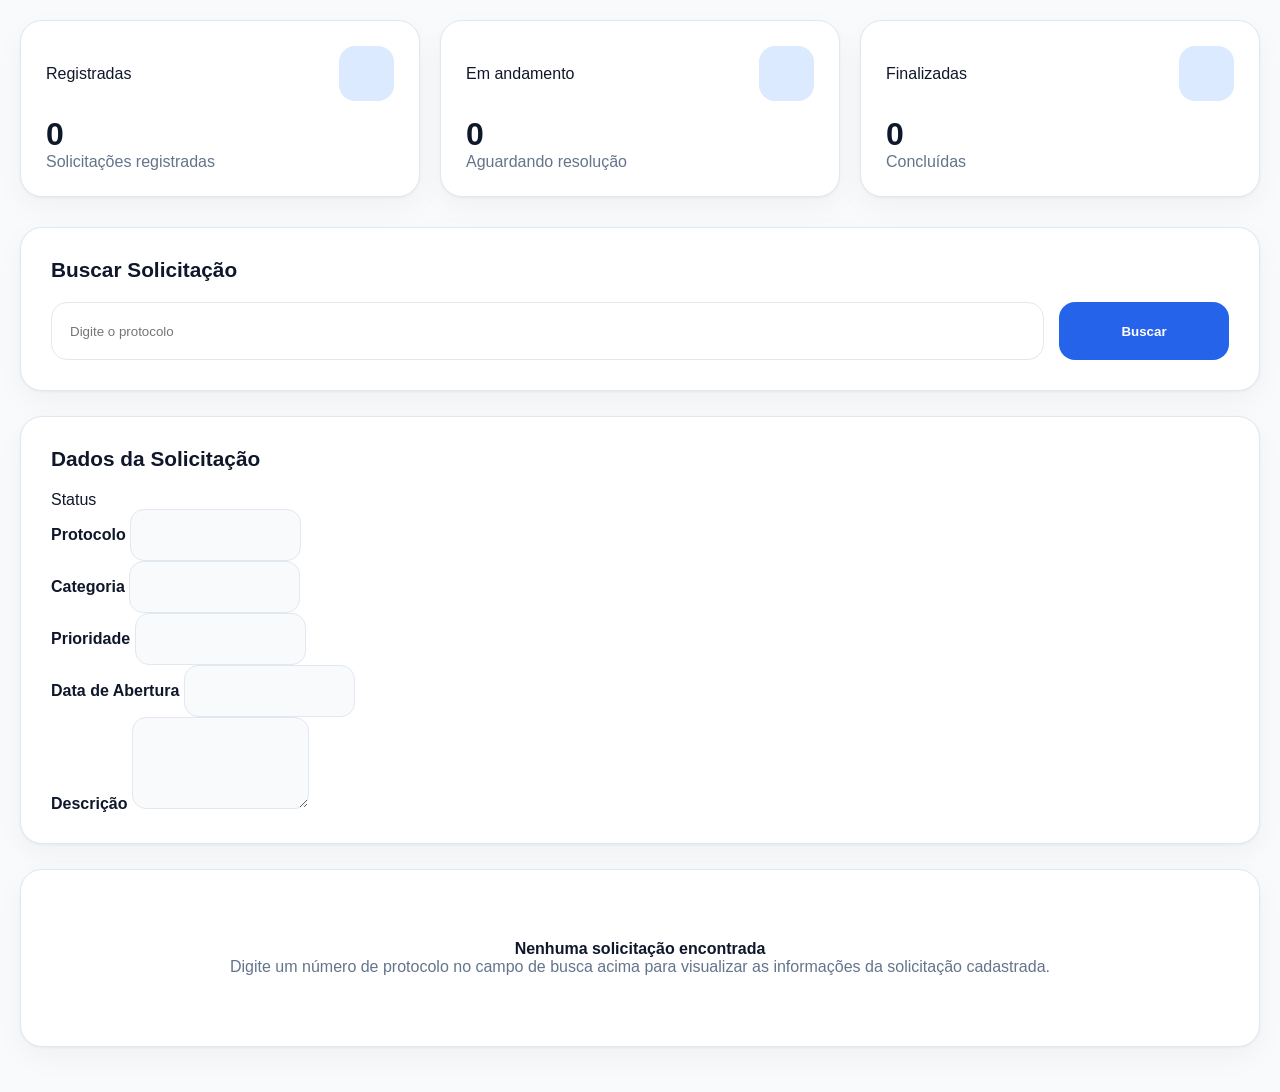
<file: src/main/resources/templates/acompanhar-solicitacao.html>
<!DOCTYPE html>
<html xmlns:th="http://www.thymeleaf.org" lang="pt-BR">

<head th:replace="fragments/head :: head('Ponto Fácil')"></head>

    <style>
        :root {
            --primary: #2563eb;
            --primary-dark: #1d4ed8;
            --primary-light: #dbeafe;
            --bg: #f8fafc;
            --card: #ffffff;
            --text: #0f172a;
            --text-light: #64748b;
            --border: #e2e8f0;
            --shadow: 0 1px 3px rgba(0, 0, 0, .05),
                      0 10px 30px rgba(0, 0, 0, .04);
            --radius: 22px;
        }

        * {
            margin: 0;
            padding: 0;
            box-sizing: border-box;
        }

        body {
            font-family: 'Inter', sans-serif;
            background: var(--bg);
            color: var(--text);
        }

        .dashboard {
            display: flex;
            min-height: 100vh;
        }

        .content {
            flex: 1;
            padding: 20px;
        }

        .page-header {
            margin-bottom: 30px;
        }

        .page-title {
            font-size: 2rem;
            font-weight: 800;
        }

        .page-subtitle {
            color: var(--text-light);
            margin-top: 8px;
        }

        /* =====================
           ESTATÍSTICAS
        ===================== */
        .stats-grid {
            display: grid;
            grid-template-columns: repeat(3, 1fr);
            gap: 20px;
            margin-bottom: 30px;
        }

        .stat-card {
            background: white;
            border: 1px solid var(--border);
            border-radius: var(--radius);
            padding: 25px;
            box-shadow: var(--shadow);
            transition: .3s;
        }

        .stat-card:hover {
            transform: translateY(-4px);
        }

        .stat-header {
            display: flex;
            justify-content: space-between;
            align-items: center;
        }

        .stat-icon {
            width: 55px;
            height: 55px;
            border-radius: 16px;
            display: flex;
            align-items: center;
            justify-content: center;
            background: var(--primary-light);
            color: var(--primary);
            font-size: 1.3rem;
        }

        .stat-card h3 {
            margin-top: 15px;
            font-size: 2rem;
            font-weight: 800;
        }

        .stat-card p {
            color: var(--text-light);
            margin: 0;
        }

        /* =====================
           CARDS
        ===================== */
        .card-modern {
            background: white;
            border: 1px solid var(--border);
            border-radius: var(--radius);
            padding: 30px;
            box-shadow: var(--shadow);
            margin-bottom: 25px;
        }

        .card-title {
            font-size: 1.3rem;
            font-weight: 700;
            margin-bottom: 20px;
        }

        /* =====================
           BUSCA
        ===================== */
        .search-form {
            display: flex;
            gap: 15px;
        }

        .search-input {
            flex: 1;
            min-height: 58px;
            border: 1px solid var(--border);
            border-radius: 16px;
            padding: 0 18px;
        }

        .search-input:focus {
            border-color: var(--primary);
            outline: none;
            box-shadow: 0 0 0 4px rgba(37, 99, 235, .15);
        }

        .btn-search {
            min-width: 170px;
            border: none;
            border-radius: 16px;
            background: var(--primary);
            color: white;
            font-weight: 600;
            transition: .3s;
        }

        .btn-search:hover {
            background: var(--primary-dark);
        }

        /* =====================
           FORMULÁRIOS
        ===================== */
        .form-label {
            font-weight: 600;
        }

        .form-control {
            min-height: 52px;
            border-radius: 14px;
            border: 1px solid var(--border);
        }

        .form-control[readonly] {
            background: #f8fafc;
        }

        /* =====================
           EMPTY STATE
        ===================== */
        .empty-state {
            text-align: center;
            padding: 40px 20px;
        }

        .empty-state i {
            font-size: 4rem;
            color: #cbd5e1;
            margin-bottom: 15px;
        }

        .empty-state p {
            color: var(--text-light);
        }

        /* =====================
           RESPONSIVO
        ===================== */
        @media (max-width: 992px) {
            .stats-grid {
                grid-template-columns: 1fr;
            }

            .search-form {
                flex-direction: column;
            }

            .btn-search {
                width: 100%;
            }
        }

        @media (max-width: 768px) {
            .content {
                padding: 20px;
            }
        }
    </style>
<body>
<div class="dashboard">
    <aside th:replace="~{fragments/navbar_MenuLAteral :: sidebar('acompanhar')}"></aside>

    <main class="content">

        <div th:if="${sucesso}" class="alert alert-success" th:text="${sucesso}"></div>
        <div th:if="${erro}" class="alert alert-danger" th:text="${erro}"></div>

        <!-- ESTATÍSTICAS -->
        <div class="stats-grid">
            <div class="stat-card">
                <div class="stat-header">
                    <span>Registradas</span>
                    <div class="stat-icon">
                        <i class="bi bi-file-earmark-text-fill"></i>
                    </div>
                </div>
                <h3 th:text="${totalRegistradas}">0</h3>
                <p>Solicitações registradas</p>
            </div>
            <div class="stat-card">
                <div class="stat-header">
                    <span>Em andamento</span>
                    <div class="stat-icon">
                        <i class="bi bi-hourglass-split"></i>
                    </div>
                </div>
                <h3 th:text="${totalAndamento}">0</h3>
                <p>Aguardando resolução</p>
            </div>
            <div class="stat-card">
                <div class="stat-header">
                    <span>Finalizadas</span>
                    <div class="stat-icon">
                        <i class="bi bi-check-circle-fill"></i>
                    </div>
                </div>
                <h3 th:text="${totalFinalizadas}">0</h3>
                <p>Concluídas</p>
            </div>
        </div>

        <!-- BUSCA -->
        <div class="card-modern">
            <h3 class="card-title">
                <i class="bi bi-search"></i>
                Buscar Solicitação
            </h3>
            <form th:action="@{/acompanhar}" method="get">
                <div class="search-form">
                    <input type="text"
                           name="protocolo"
                           class="search-input"
                           placeholder="Digite o protocolo"
                           th:value="${param.protocolo}">
                    <button type="submit" class="btn-search">
                        <i class="bi bi-search"></i>
                        Buscar
                    </button>
                </div>
            </form>
        </div>

        <!-- DADOS DA SOLICITAÇÃO -->
        <div class="card-modern" th:if="${solicitacao != null}">
            <div class="d-flex justify-content-between align-items-center flex-wrap gap-3 mb-4">
                <h3 class="card-title mb-0">
                    <i class="bi bi-clipboard-data"></i>
                    Dados da Solicitação
                </h3>
                <span class="badge bg-primary px-3 py-2"
                      th:text="${solicitacao.status}">
                        Status
                    </span>
            </div>
            <div class="row">
                <div class="col-md-6 mb-3">
                    <label class="form-label">Protocolo</label>
                    <input type="text" readonly class="form-control"
                           th:value="${solicitacao.protocolo}">
                </div>
                <div class="col-md-6 mb-3">
                    <label class="form-label">Categoria</label>
                    <input type="text" readonly class="form-control"
                           th:value="${solicitacao.categoria}">
                </div>
                <div class="col-md-6 mb-3">
                    <label class="form-label">Prioridade</label>
                    <input type="text" readonly class="form-control"
                           th:value="${solicitacao.prioridade}">
                </div>
                <div class="col-md-6 mb-3">
                    <label class="form-label">Data de Abertura</label>
                    <input type="text" readonly class="form-control"
                           th:value="${dataAbertura != null ? #temporals.format(dataAbertura,'dd/MM/yyyy HH:mm') : '-'}">
                </div>
            </div>
            <div>
                <label class="form-label">Descrição</label>
                <textarea readonly class="form-control" rows="6"
                          th:text="${solicitacao.descricao}"></textarea>
            </div>
        </div>

        <!-- ESTADO VAZIO -->
        <div class="card-modern" th:if="${solicitacao == null}">
            <div class="empty-state">
                <i class="bi bi-search"></i>
                <h4>Nenhuma solicitação encontrada</h4>
                <p>Digite um número de protocolo no campo de busca acima para visualizar as informações da solicitação cadastrada.</p>
            </div>
        </div>
    </main>
</div>

<script src="https://cdn.jsdelivr.net/npm/bootstrap@5.3.7/dist/js/bootstrap.bundle.min.js"></script>
</body>
</html>
</file>
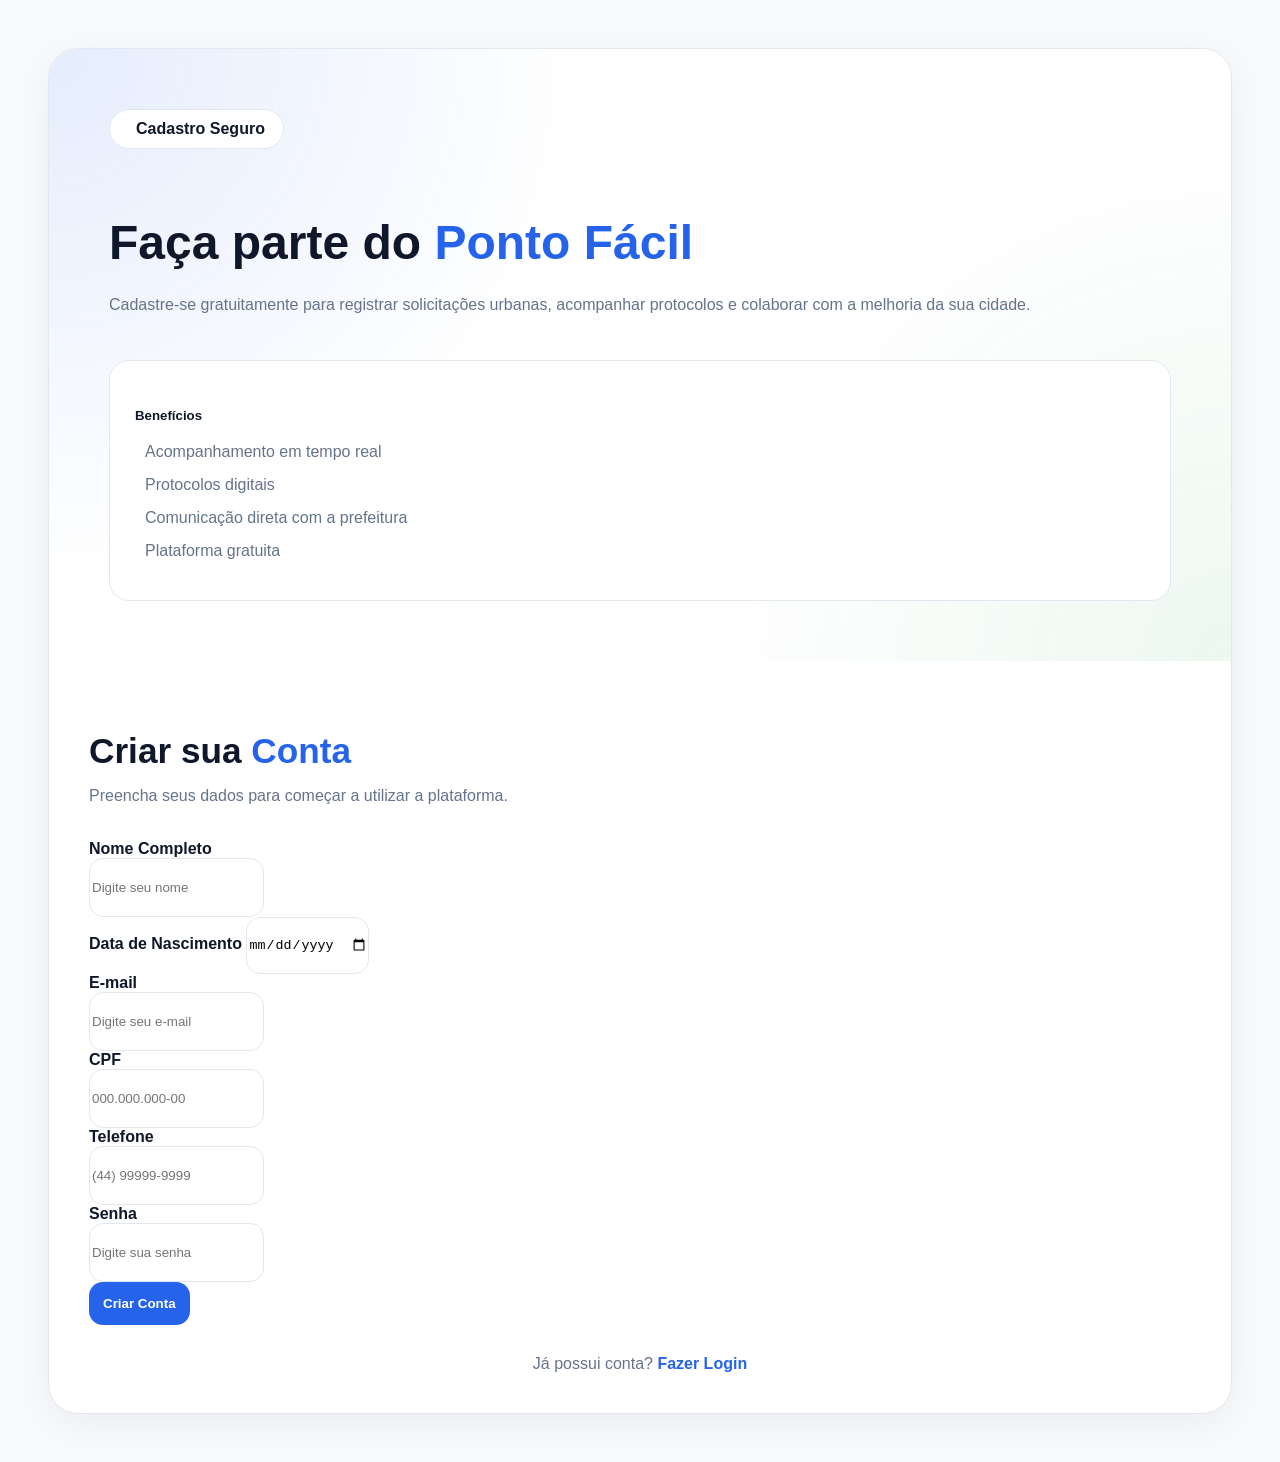
<file: src/main/resources/templates/cadastro.html>
<!DOCTYPE html>
<html xmlns:th="http://www.thymeleaf.org" lang="pt-BR">

<head th:replace="fragments/head :: head('Ponto Fácil')"></head>

<style>
    :root{
        --primary:#2563eb;
        --primary-dark:#1d4ed8;
        --primary-light:#dbeafe;
        --success:#16a34a;
        --bg:#f8fafc;
        --surface:#ffffff;
        --text:#0f172a;
        --text-light:#64748b;
        --border:#e2e8f0;
        --shadow:0 10px 40px rgba(15,23,42,.06);
        --radius:24px;
    }

    body{
        font-family:'Inter',sans-serif;
        background:var(--bg);
        color:var(--text);
    }

    .register-section{
        padding:40px  ;
    }

    .register-card{
        background:white;
        border:1px solid var(--border);
        border-radius:30px;
        overflow:hidden;
        box-shadow:var(--shadow);
    }

    .left-side{
        height:100%;
        padding:60px;

        background:
                radial-gradient(circle at top left,
                rgba(37,99,235,.12),
                transparent 40%),

                radial-gradient(circle at bottom right,
                rgba(22,163,74,.08),
                transparent 40%),

                white;
    }

    .hero-badge{
        display:inline-flex;
        align-items:center;
        gap:8px;

        padding:10px 18px;

        border-radius:999px;

        border:1px solid var(--border);

        background:white;

        font-weight:600;

        margin-bottom:25px;
    }

    .hero-badge i{
        color:var(--success);
    }

    .left-side h1{
        font-size:3rem;
        font-weight:800;
        line-height:1.2;
        margin-bottom:20px;
    }

    .left-side h1 span{
        color:var(--primary);
    }

    .left-side p{
        color:var(--text-light);
        line-height:1.8;
    }

    .benefits-card{
        margin-top:40px;

        background:white;

        border:1px solid var(--border);

        border-radius:20px;

        padding:25px;
    }

    .benefits-card h5{
        font-weight:700;
        margin-bottom:20px;
    }

    .benefits-card ul{
        list-style:none;
        padding:0;
        margin:0;
    }

    .benefits-card li{
        margin-bottom:15px;
        color:var(--text-light);
    }

    .benefits-card i{
        color:var(--success);
        margin-right:10px;
    }

    .form-area{
        padding:40px;
    }

    .form-title{
        font-size:2.2rem;
        font-weight:800;
        margin-bottom:10px;
    }

    .form-title span{
        color:var(--primary);
    }

    .form-subtitle{
        color:var(--text-light);
        margin-bottom:35px;
    }

    .form-label{
        font-weight:600;
    }

    .modern-input{
        min-height:55px;

        border-radius:14px;

        border:1px solid var(--border);
    }

    .modern-input:focus{
        border-color:var(--primary);

        box-shadow:
                0 0 0 4px rgba(37,99,235,.15);
    }

    .input-icon{
        position:absolute;

        top:18px;
        left:15px;

        color:#94a3b8;
    }

    .btn-primary-modern{
        background:var(--primary);

        border:none;

        color:white;

        border-radius:14px;

        padding:14px;

        font-weight:600;

        transition:.3s;
    }

    .btn-primary-modern:hover{
        background:var(--primary-dark);

        transform:translateY(-2px);

        color:white;
    }

    .login-area{
        margin-top:30px;

        text-align:center;

        color:var(--text-light);
    }

    .login-area a{
        color:var(--primary);

        text-decoration:none;

        font-weight:600;
    }

    .login-area a:hover{
        color:var(--primary-dark);
    }

    @media(max-width:992px){

        .left-side{
            padding:40px;
        }

        .form-area{
            padding:40px;
        }

        .left-side h1{
            font-size:2.2rem;
        }
    }
</style>

<body>

<nav th:replace="~{fragments/navbar_MenuLAteral :: navbar('cadastro')}"></nav>

<section class="register-section">

    <div class="container">

        <div class="register-card">

            <div class="row g-0">

                <!-- LADO ESQUERDO -->
                <div class="col-lg-5">

                    <div class="left-side">

                        <div class="hero-badge">
                            <i class="bi bi-shield-check"></i>
                            Cadastro Seguro
                        </div>

                        <h1>
                            Faça parte do
                            <span>Ponto Fácil</span>
                        </h1>

                        <p>
                            Cadastre-se gratuitamente para registrar
                            solicitações urbanas, acompanhar protocolos
                            e colaborar com a melhoria da sua cidade.
                        </p>

                        <div class="benefits-card">

                            <h5>Benefícios</h5>

                            <ul>
                                <li>
                                    <i class="bi bi-check-circle-fill"></i>
                                    Acompanhamento em tempo real
                                </li>

                                <li>
                                    <i class="bi bi-check-circle-fill"></i>
                                    Protocolos digitais
                                </li>

                                <li>
                                    <i class="bi bi-check-circle-fill"></i>
                                    Comunicação direta com a prefeitura
                                </li>

                                <li>
                                    <i class="bi bi-check-circle-fill"></i>
                                    Plataforma gratuita
                                </li>
                            </ul>

                        </div>

                    </div>

                </div>

                <!-- LADO DIREITO -->
                <div class="col-lg-7">

                    <div class="form-area">

                        <h2 class="form-title">
                            Criar sua
                            <span>Conta</span>
                        </h2>

                        <p class="form-subtitle">
                            Preencha seus dados para começar a utilizar a plataforma.
                        </p>

                        <div th:if="${erro}"
                             class="alert alert-danger"
                             th:text="${erro}">
                        </div>

                        <div th:if="${sucesso}"
                             class="alert alert-success"
                             th:text="${sucesso}">
                        </div>

                        <form th:action="@{/cadastro}" method="post">

                            <div class="row">

                                <div class="col-md-6 mb-3">

                                    <label class="form-label">
                                        Nome Completo
                                    </label>

                                    <div class="position-relative">

                                        <i class="bi bi-person input-icon"></i>

                                        <input
                                                type="text"
                                                class="form-control modern-input ps-5"
                                                name="nome"
                                                placeholder="Digite seu nome"
                                                required>

                                    </div>

                                </div>

                                <div class="col-md-6 mb-3">

                                    <label class="form-label">
                                        Data de Nascimento
                                    </label>

                                    <input
                                            type="date"
                                            class="form-control modern-input"
                                            name="dataNascimento"
                                            required>

                                </div>

                            </div>

                            <div class="mb-3">

                                <label class="form-label">
                                    E-mail
                                </label>

                                <div class="position-relative">

                                    <i class="bi bi-envelope input-icon"></i>

                                    <input
                                            type="email"
                                            class="form-control modern-input ps-5"
                                            name="email"
                                            placeholder="Digite seu e-mail"
                                            required>

                                </div>

                            </div>

                            <div class="row">
                                <div class="col-md-6 mb-3">
                                    <label class="form-label">
                                        CPF
                                    </label>
                                    <div class="position-relative">
                                        <i class="bi bi-card-text input-icon"></i>
                                        <input
                                                type="text"
                                                class="form-control modern-input ps-5"
                                                name="cpf"
                                                placeholder="000.000.000-00" maxlength="14"
                                                required>
                                    </div>
                                </div>
                                <div class="col-md-6 mb-3">
                                    <label class="form-label">
                                        Telefone
                                    </label>
                                    <div class="position-relative">
                                        <i class="bi bi-telephone input-icon"></i>
                                        <input
                                                type="text"
                                                class="form-control modern-input ps-5"
                                                name="telefone"
                                                placeholder="(44) 99999-9999" maxlength="15"
                                                required>
                                    </div>
                                </div>
                            </div>
                            <div class="mb-4">
                                <label class="form-label">
                                    Senha
                                </label>
                                <div class="position-relative">
                                    <i class="bi bi-lock input-icon"></i>
                                    <input
                                            type="password"
                                            class="form-control modern-input ps-5"
                                            name="senha"
                                            placeholder="Digite sua senha"
                                            required>
                                </div>
                            </div>
                            <button type="submit"
                                    class="btn btn-primary-modern w-100">
                                <i class="bi bi-person-plus-fill"></i>
                                Criar Conta
                            </button>
                        </form>

                        <div class="login-area">

                            Já possui conta?

                            <a th:href="@{/login}">
                                Fazer Login
                            </a>

                        </div>

                    </div>

                </div>

            </div>

        </div>

    </div>

</section>

<script src="https://cdn.jsdelivr.net/npm/bootstrap@5.3.7/dist/js/bootstrap.bundle.min.js"></script>

<script>
    // CPF: 000.000.000-00
    document.querySelector('input[name="cpf"]').addEventListener('input', function (e) {
        let value = e.target.value;

        value = value.replace(/\D/g, ""); // só números


        value = value.substring(0, 11);

        value = value.replace(/(\d{3})(\d)/, "$1.$2");
        value = value.replace(/(\d{3})(\d)/, "$1.$2");
        value = value.replace(/(\d{3})(\d{1,2})$/, "$1-$2");

        e.target.value = value;
    });

    // Telefone: (00) 00000-0000 (11 dígitos)
    document.querySelector('input[name="telefone"]').addEventListener('input', function (e) {
        let value = e.target.value;

        value = value.replace(/\D/g, ""); // só números

        value = value.substring(0, 11);

        value = value.replace(/^(\d{2})(\d)/, "($1) $2");
        value = value.replace(/(\d{5})(\d)/, "$1-$2");

        e.target.value = value;
    });
</script>

</body>
</html>
</file>
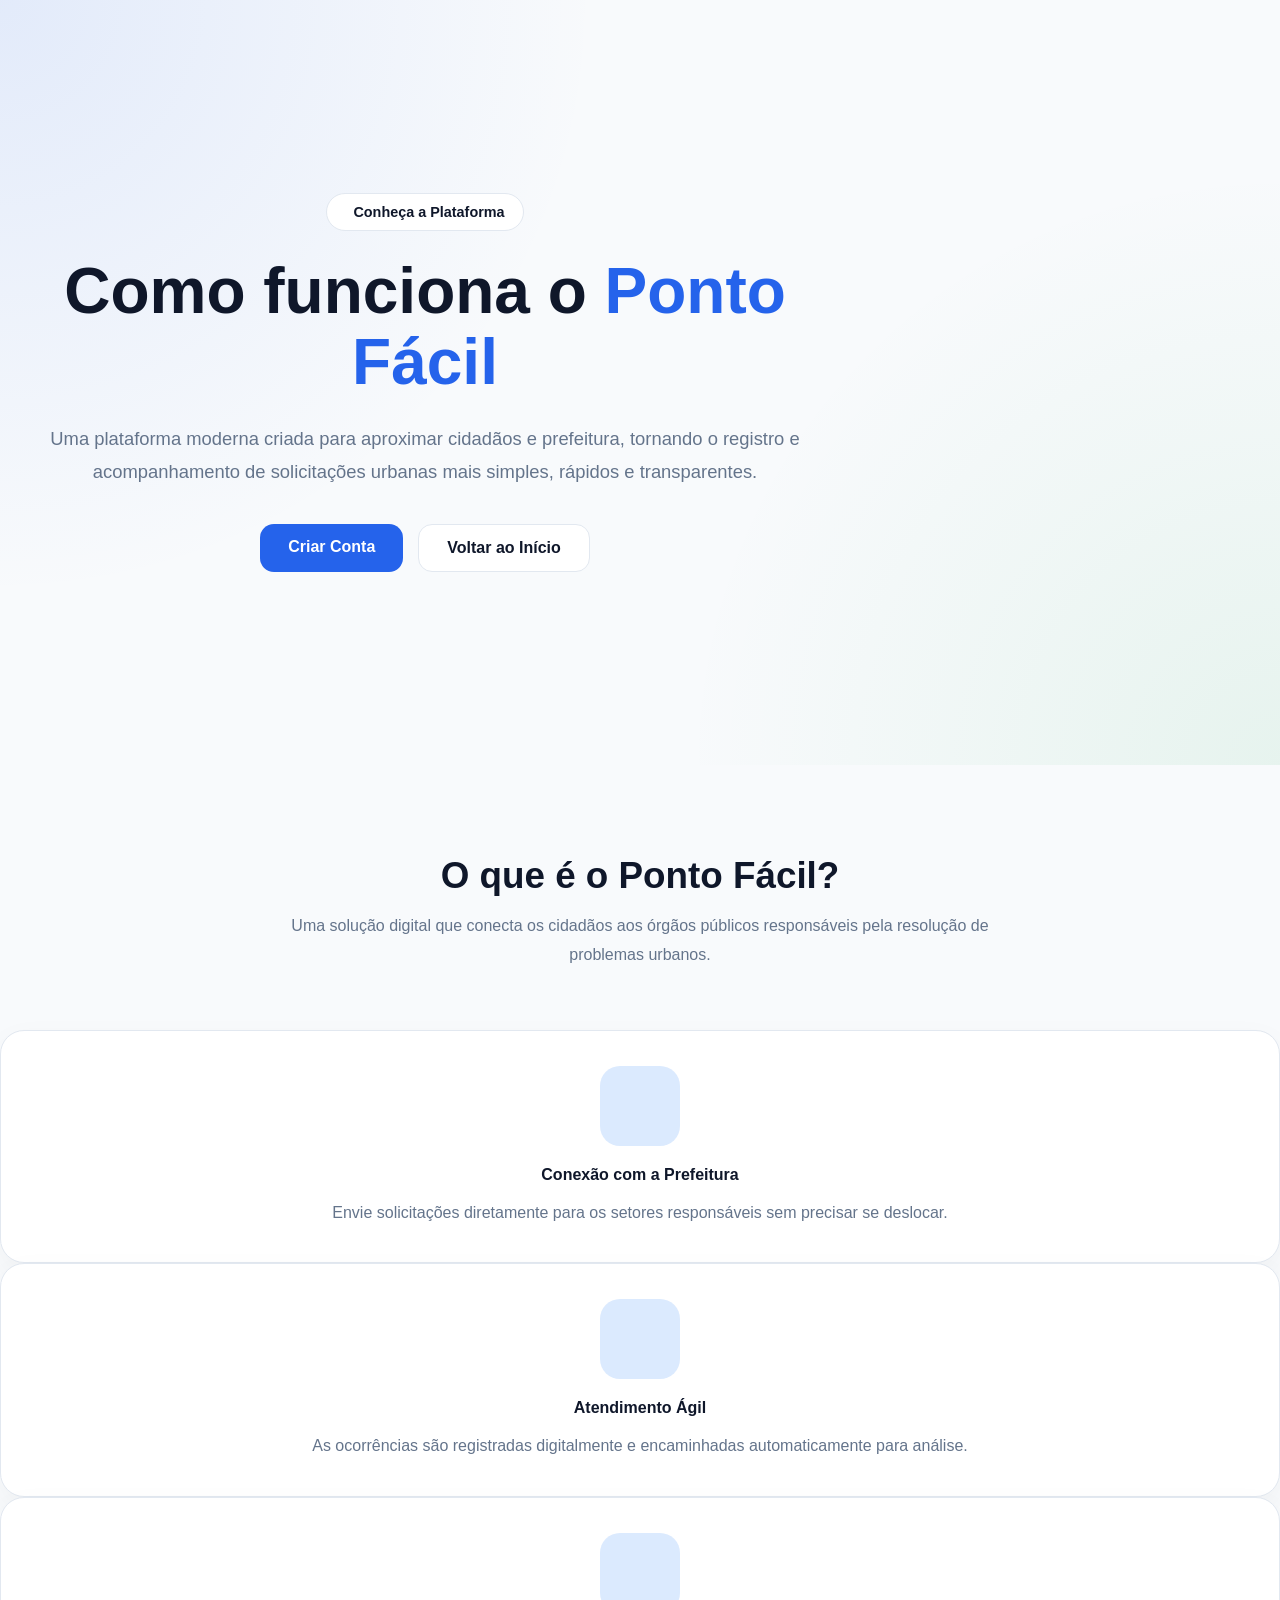
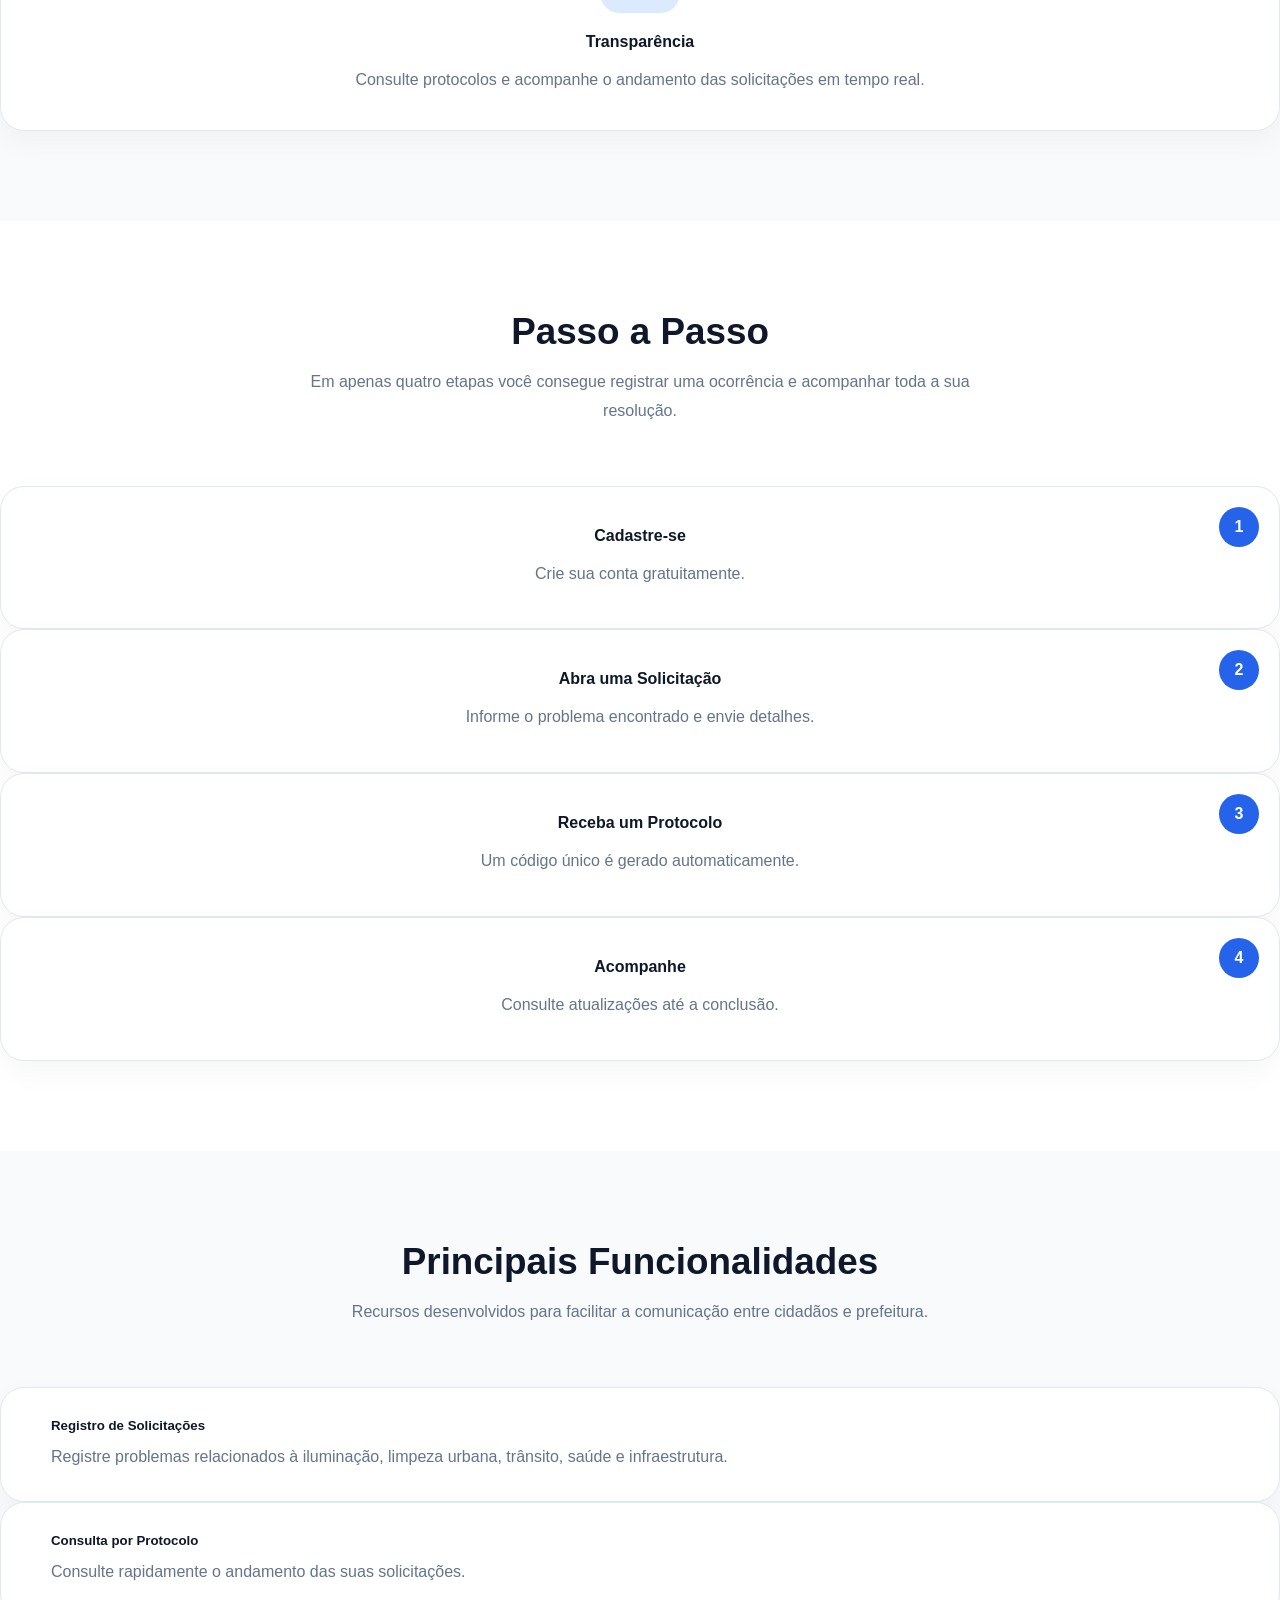
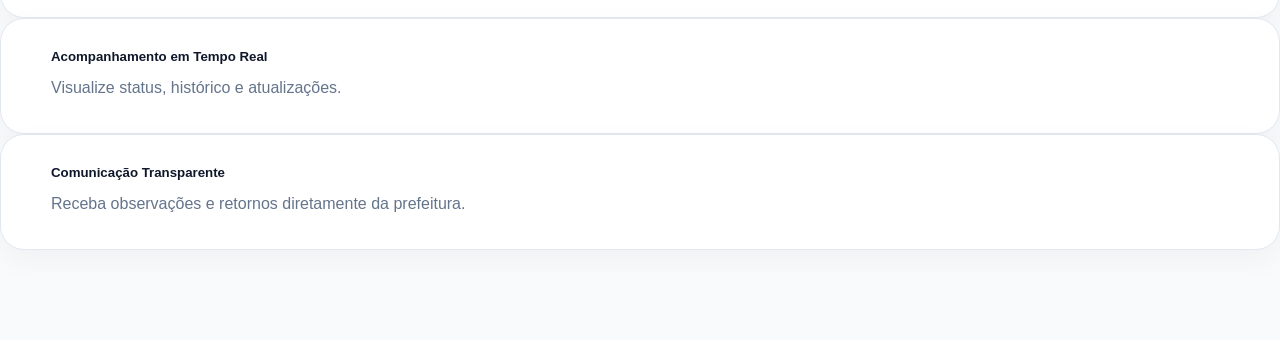
<file: src/main/resources/templates/como-funciona.html>
<!DOCTYPE html>
<html xmlns:th="http://www.thymeleaf.org" lang="pt-BR">

<head th:replace="fragments/head :: head('Ponto Fácil')"></head>


<style>
    :root{
        --primary:#2563eb;
        --primary-dark:#1d4ed8;
        --primary-light:#dbeafe;
        --success:#16a34a;
        --bg:#f8fafc;
        --surface:#ffffff;
        --text:#0f172a;
        --text-light:#64748b;
        --border:#e2e8f0;
        --shadow:0 10px 40px rgba(15,23,42,.06);
        --radius:24px;
    }

    *{
        margin:0;
        padding:0;
        box-sizing:border-box;
    }

    html{
        scroll-behavior:smooth;
    }

    body{
        font-family:'Inter',sans-serif;
        background:var(--bg);
        color:var(--text);
    }

    section{
        padding:90px 0;
    }

    /* =========================
       TITULOS
    ========================= */

    .section-title{
        font-size:2.3rem;
        font-weight:800;
        text-align:center;
        margin-bottom:15px;
    }

    .section-subtitle{
        text-align:center;
        color:var(--text-light);
        max-width:700px;
        margin:0 auto 60px;
        line-height:1.8;
    }

    /* =========================
       HERO
    ========================= */

    .hero{
        min-height:85vh;

        display:flex;
        align-items:center;

        text-align:center;

        background:
            radial-gradient(circle at top left,
            rgba(37,99,235,.10),
            transparent 40%),

            radial-gradient(circle at bottom right,
            rgba(22,163,74,.08),
            transparent 40%);
    }

    .hero-content{
        max-width:850px;
        margin:auto;
    }

    .hero-badge{
        display:inline-flex;
        align-items:center;
        gap:8px;

        background:white;

        border:1px solid var(--border);

        padding:10px 18px;

        border-radius:999px;

        font-size:.9rem;

        font-weight:600;

        margin-bottom:25px;
    }

    .hero-badge i{
        color:var(--success);
    }

    .hero-title{
        font-size:4rem;
        font-weight:800;
        line-height:1.1;
        margin-bottom:25px;
    }

    .hero-title span{
        color:var(--primary);
    }

    .hero-description{
        font-size:1.15rem;
        color:var(--text-light);
        line-height:1.8;
        margin-bottom:35px;
    }

    .hero-buttons{
        display:flex;
        justify-content:center;
        gap:15px;
        flex-wrap:wrap;
    }

    /* =========================
       BOTÕES
    ========================= */

    .btn-primary-modern{
        background:var(--primary);
        color:white;
        border:none;
        border-radius:14px;
        padding:14px 28px;
        font-weight:600;
        transition:.3s;
    }

    .btn-primary-modern:hover{
        background:var(--primary-dark);
        color:white;
        transform:translateY(-2px);
    }

    .btn-secondary-modern{
        background:white;
        color:var(--text);
        border:1px solid var(--border);
        border-radius:14px;
        padding:14px 28px;
        font-weight:600;
        transition:.3s;
    }

    .btn-secondary-modern:hover{
        background:#f1f5f9;
        color:var(--text);
        transform:translateY(-2px);
    }

    /* =========================
       CARDS SERVIÇOS
    ========================= */

    .service-card{
        background:white;

        border:1px solid var(--border);

        border-radius:24px;

        padding:35px;

        text-align:center;

        height:100%;

        transition:.3s;

        box-shadow:0 10px 30px rgba(0,0,0,.04);
    }

    .service-card:hover{
        transform:translateY(-8px);

        box-shadow:0 20px 50px rgba(0,0,0,.08);
    }

    .service-icon{
        width:80px;
        height:80px;

        margin:0 auto 20px;

        border-radius:20px;

        background:var(--primary-light);

        display:flex;
        align-items:center;
        justify-content:center;
    }

    .service-icon i{
        font-size:2rem;
        color:var(--primary);
    }

    .service-card h4{
        font-weight:700;
        margin-bottom:15px;
    }

    .service-card p{
        color:var(--text-light);
        line-height:1.8;
    }

    /* =========================
       PASSOS
    ========================= */

    .bg-light-custom{
        background:white;
    }

    .step-card{
        position:relative;

        background:white;

        border:1px solid var(--border);

        border-radius:24px;

        padding:40px 30px;

        text-align:center;

        height:100%;

        box-shadow:0 10px 30px rgba(0,0,0,.04);
    }

    .step-card i{
        font-size:3rem;
        color:var(--primary);
        margin-bottom:20px;
    }

    .step-card h4{
        font-weight:700;
        margin-bottom:15px;
    }

    .step-card p{
        color:var(--text-light);
        line-height:1.8;
    }

    .step-number{
        position:absolute;

        top:20px;
        right:20px;

        width:40px;
        height:40px;

        border-radius:50%;

        background:var(--primary);

        color:white;

        display:flex;
        align-items:center;
        justify-content:center;

        font-weight:700;
    }

    /* =========================
       FUNCIONALIDADES
    ========================= */

    .feature-card{
        display:flex;
        gap:20px;

        background:white;

        border:1px solid var(--border);

        border-radius:24px;

        padding:30px;

        height:100%;

        box-shadow:0 10px 30px rgba(0,0,0,.04);

        transition:.3s;
    }

    .feature-card:hover{
        transform:translateY(-5px);
    }

    .feature-card i{
        font-size:2rem;
        color:var(--primary);
    }

    .feature-card h5{
        font-weight:700;
        margin-bottom:10px;
    }

    .feature-card p{
        color:var(--text-light);
        margin:0;
        line-height:1.8;
    }

    /* =========================
       ESTATÍSTICAS
    ========================= */

    .stats-section{
        background:white;
    }

    .stat-card{
        background:white;

        border:1px solid var(--border);

        border-radius:24px;

        padding:35px;

        text-align:center;

        height:100%;

        transition:.3s;
    }

    .stat-card:hover{
        transform:translateY(-5px);
    }

    .stat-card i{
        font-size:2.5rem;
        color:var(--primary);
        margin-bottom:15px;
    }

    .stat-card h3{
        font-size:1.4rem;
        font-weight:700;
        margin-bottom:10px;
    }

    .stat-card p{
        color:var(--text-light);
        margin:0;
    }

    .cta-buttons{
        margin-top:50px;

        display:flex;
        justify-content:center;
        gap:15px;
        flex-wrap:wrap;
    }

    /* =========================
           FOOTER
        ========================= */

        .footer {
            background: #0f172a;
            color: #cbd5e1;
            padding: 70px 0 30px;
        }

        .footer-logo {
            color: white;
            margin-bottom: 20px;
        }

        .footer-logo i {
            color: #60a5fa;
        }

        .footer h5 {
            color: white;
            margin-bottom: 20px;
        }

        .footer-links {
            list-style: none;
            padding: 0;
        }

        .footer-links li {
            margin-bottom: 10px;
        }

        .footer-links a {
            color: #cbd5e1;
            text-decoration: none;
            transition: .3s;
        }

        .footer-links a:hover {
            color: white;
        }

        .footer hr {
            border-color: #334155;
            margin: 40px 0 20px;
        }


    /* =========================
       RESPONSIVO
    ========================= */

    @media(max-width:992px){

        .hero{
            min-height:auto;
            padding:120px 0 80px;
        }

        .hero-title{
            font-size:2.8rem;
        }

        .hero-description{
            font-size:1rem;
        }

        .hero-buttons{
            justify-content:center;
        }

        .feature-card{
            flex-direction:column;
            text-align:center;
        }
    }

    @media(max-width:576px){

        .hero-title{
            font-size:2.2rem;
        }

        .section-title{
            font-size:1.8rem;
        }

        .cta-buttons{
            flex-direction:column;
        }

        .btn-primary-modern,
        .btn-secondary-modern{
            width:100%;
        }
    }
</style>


<body>

<nav th:replace="~{fragments/navbar_MenuLAteral :: navbar('como-funciona')}"></nav>

<section class="hero">
    <div class="container">
        <div class="hero-content">
            <div class="hero-badge">
                <i class="bi bi-info-circle-fill"></i>
                Conheça a Plataforma
            </div>
            <h1 class="hero-title">
                Como funciona o
                <span>Ponto Fácil</span>
            </h1>
            <p class="hero-description">
                Uma plataforma moderna criada para aproximar cidadãos
                e prefeitura, tornando o registro e acompanhamento
                de solicitações urbanas mais simples, rápidos e transparentes.
            </p>
            <div class="hero-buttons">
                <a th:href="@{/cadastro}"
                   class="btn btn-primary-modern">
                    <i class="bi bi-person-plus-fill"></i>
                    Criar Conta
                </a>
                <a th:href="@{/}"
                   class="btn btn-secondary-modern">
                    <i class="bi bi-arrow-left"></i>
                    Voltar ao Início
                </a>
            </div>
        </div>
    </div>
</section>

<section>
    <div class="container">
        <h2 class="section-title">
            O que é o Ponto Fácil?
        </h2>
        <p class="section-subtitle">
            Uma solução digital que conecta os cidadãos aos órgãos públicos
            responsáveis pela resolução de problemas urbanos.
        </p>

        <div class="row g-4">

            <div class="col-lg-4">

                <div class="service-card">

                    <div class="service-icon">
                        <i class="bi bi-building"></i>
                    </div>

                    <h4>Conexão com a Prefeitura</h4>

                    <p>
                        Envie solicitações diretamente para os setores
                        responsáveis sem precisar se deslocar.
                    </p>

                </div>

            </div>

            <div class="col-lg-4">

                <div class="service-card">

                    <div class="service-icon">
                        <i class="bi bi-lightning-charge-fill"></i>
                    </div>

                    <h4>Atendimento Ágil</h4>

                    <p>
                        As ocorrências são registradas digitalmente e
                        encaminhadas automaticamente para análise.
                    </p>

                </div>

            </div>

            <div class="col-lg-4">

                <div class="service-card">

                    <div class="service-icon">
                        <i class="bi bi-shield-check"></i>
                    </div>

                    <h4>Transparência</h4>

                    <p>
                        Consulte protocolos e acompanhe o andamento
                        das solicitações em tempo real.
                    </p>

                </div>

            </div>

        </div>

    </div>

</section>

<!-- PASSO A PASSO -->

<section class="bg-light-custom">

    <div class="container">

        <h2 class="section-title">
            Passo a Passo
        </h2>

        <p class="section-subtitle">
            Em apenas quatro etapas você consegue registrar uma ocorrência
            e acompanhar toda a sua resolução.
        </p>

        <div class="row g-4">

            <div class="col-lg-3">

                <div class="step-card">

                    <div class="step-number">1</div>

                    <i class="bi bi-person-plus-fill"></i>

                    <h4>Cadastre-se</h4>

                    <p>
                        Crie sua conta gratuitamente.
                    </p>

                </div>

            </div>

            <div class="col-lg-3">

                <div class="step-card">

                    <div class="step-number">2</div>

                    <i class="bi bi-file-earmark-plus-fill"></i>

                    <h4>Abra uma Solicitação</h4>

                    <p>
                        Informe o problema encontrado e envie detalhes.
                    </p>

                </div>

            </div>

            <div class="col-lg-3">

                <div class="step-card">

                    <div class="step-number">3</div>

                    <i class="bi bi-upc-scan"></i>

                    <h4>Receba um Protocolo</h4>

                    <p>
                        Um código único é gerado automaticamente.
                    </p>

                </div>

            </div>

            <div class="col-lg-3">

                <div class="step-card">

                    <div class="step-number">4</div>

                    <i class="bi bi-check-circle-fill"></i>

                    <h4>Acompanhe</h4>

                    <p>
                        Consulte atualizações até a conclusão.
                    </p>

                </div>

            </div>

        </div>

    </div>

</section>

<!-- FUNCIONALIDADES -->

<section>

    <div class="container">

        <h2 class="section-title">
            Principais Funcionalidades
        </h2>

        <p class="section-subtitle">
            Recursos desenvolvidos para facilitar a comunicação
            entre cidadãos e prefeitura.
        </p>

        <div class="row g-4">

            <div class="col-lg-6">

                <div class="feature-card">

                    <i class="bi bi-file-earmark-plus-fill"></i>

                    <div>

                        <h5>Registro de Solicitações</h5>

                        <p>
                            Registre problemas relacionados à iluminação,
                            limpeza urbana, trânsito, saúde e infraestrutura.
                        </p>

                    </div>

                </div>

            </div>

            <div class="col-lg-6">

                <div class="feature-card">

                    <i class="bi bi-search"></i>

                    <div>

                        <h5>Consulta por Protocolo</h5>

                        <p>
                            Consulte rapidamente o andamento das suas solicitações.
                        </p>

                    </div>

                </div>

            </div>

            <div class="col-lg-6">

                <div class="feature-card">

                    <i class="bi bi-bar-chart-fill"></i>

                    <div>

                        <h5>Acompanhamento em Tempo Real</h5>

                        <p>
                            Visualize status, histórico e atualizações.
                        </p>

                    </div>

                </div>

            </div>

            <div class="col-lg-6">

                <div class="feature-card">

                    <i class="bi bi-chat-left-text-fill"></i>

                    <div>

                        <h5>Comunicação Transparente</h5>

                        <p>
                            Receba observações e retornos diretamente da prefeitura.
                        </p>

                    </div>

                </div>

            </div>

        </div>

    </div>

</section>

<!-- FOOTER -->
<div th:replace="~{fragments/footer :: footer}"></div>

<script src="https://cdn.jsdelivr.net/npm/bootstrap@5.3.7/dist/js/bootstrap.bundle.min.js"></script>

</body>
</html>
</file>
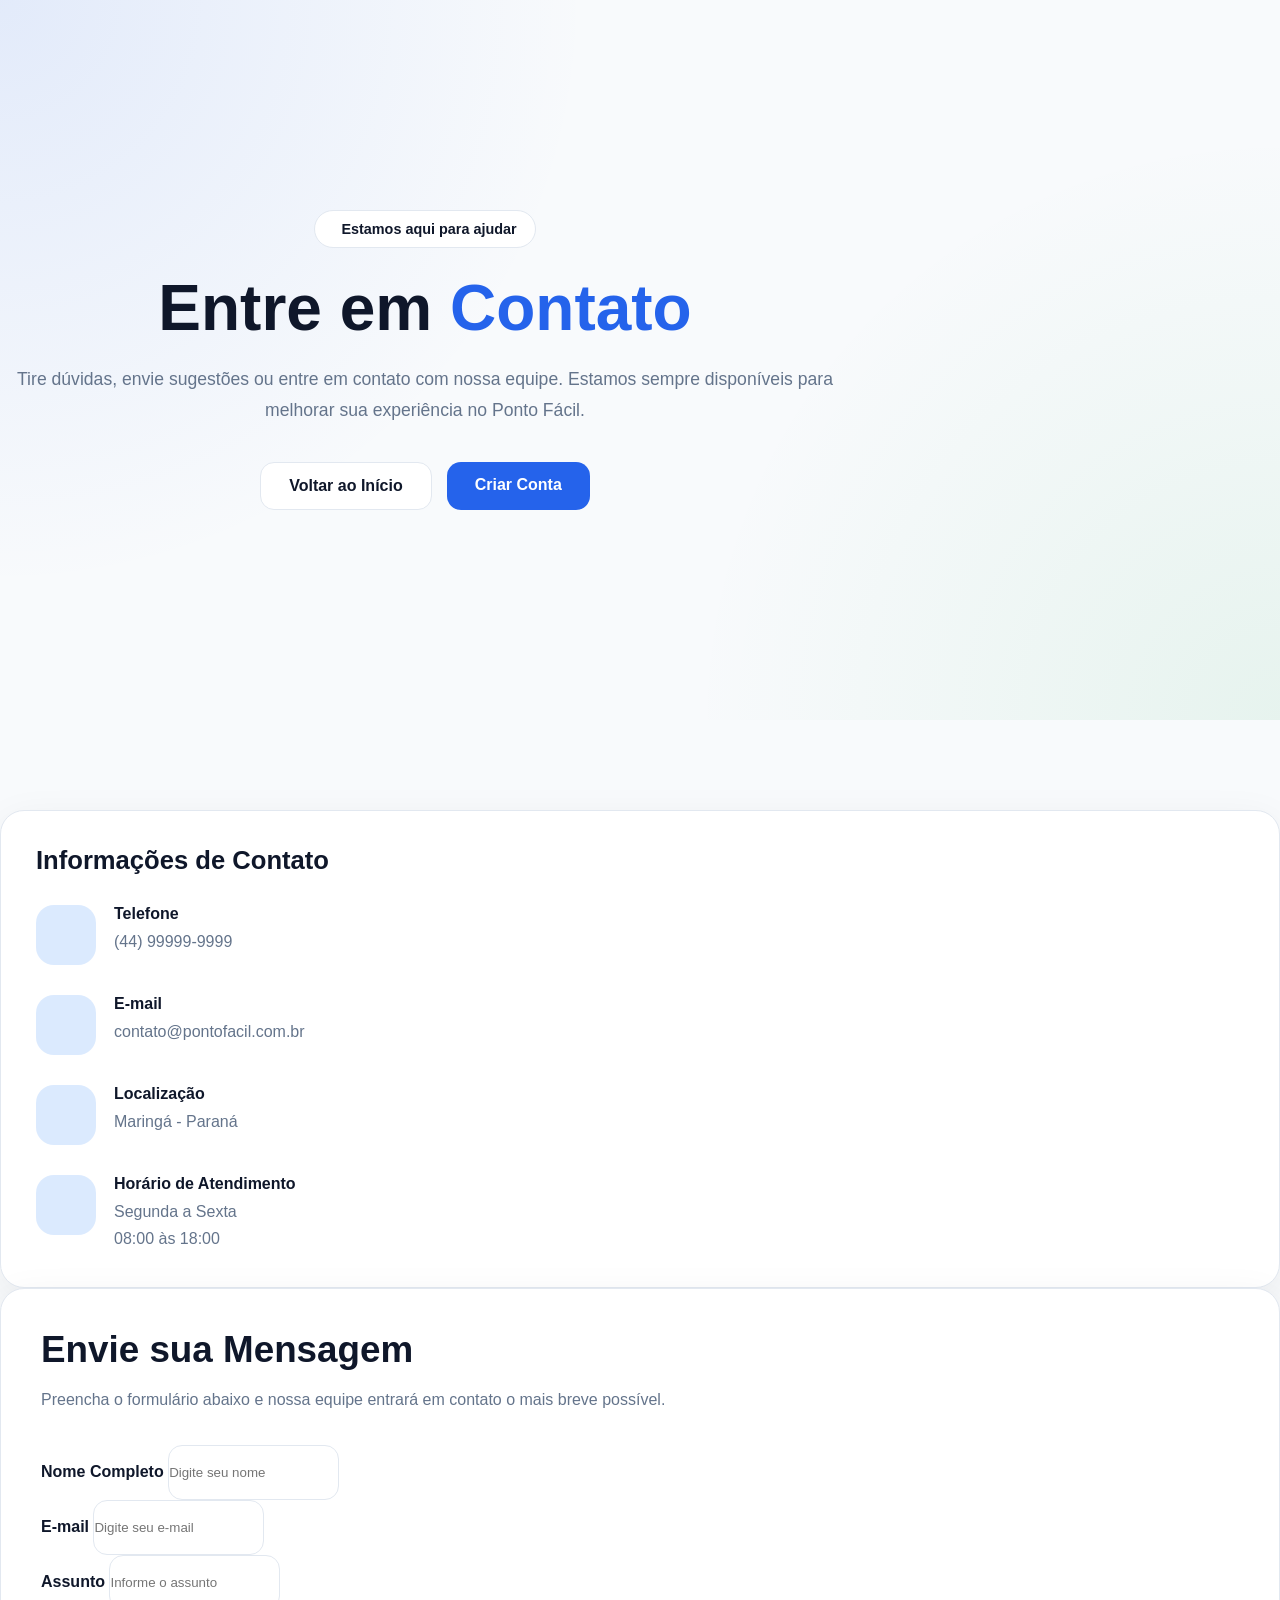
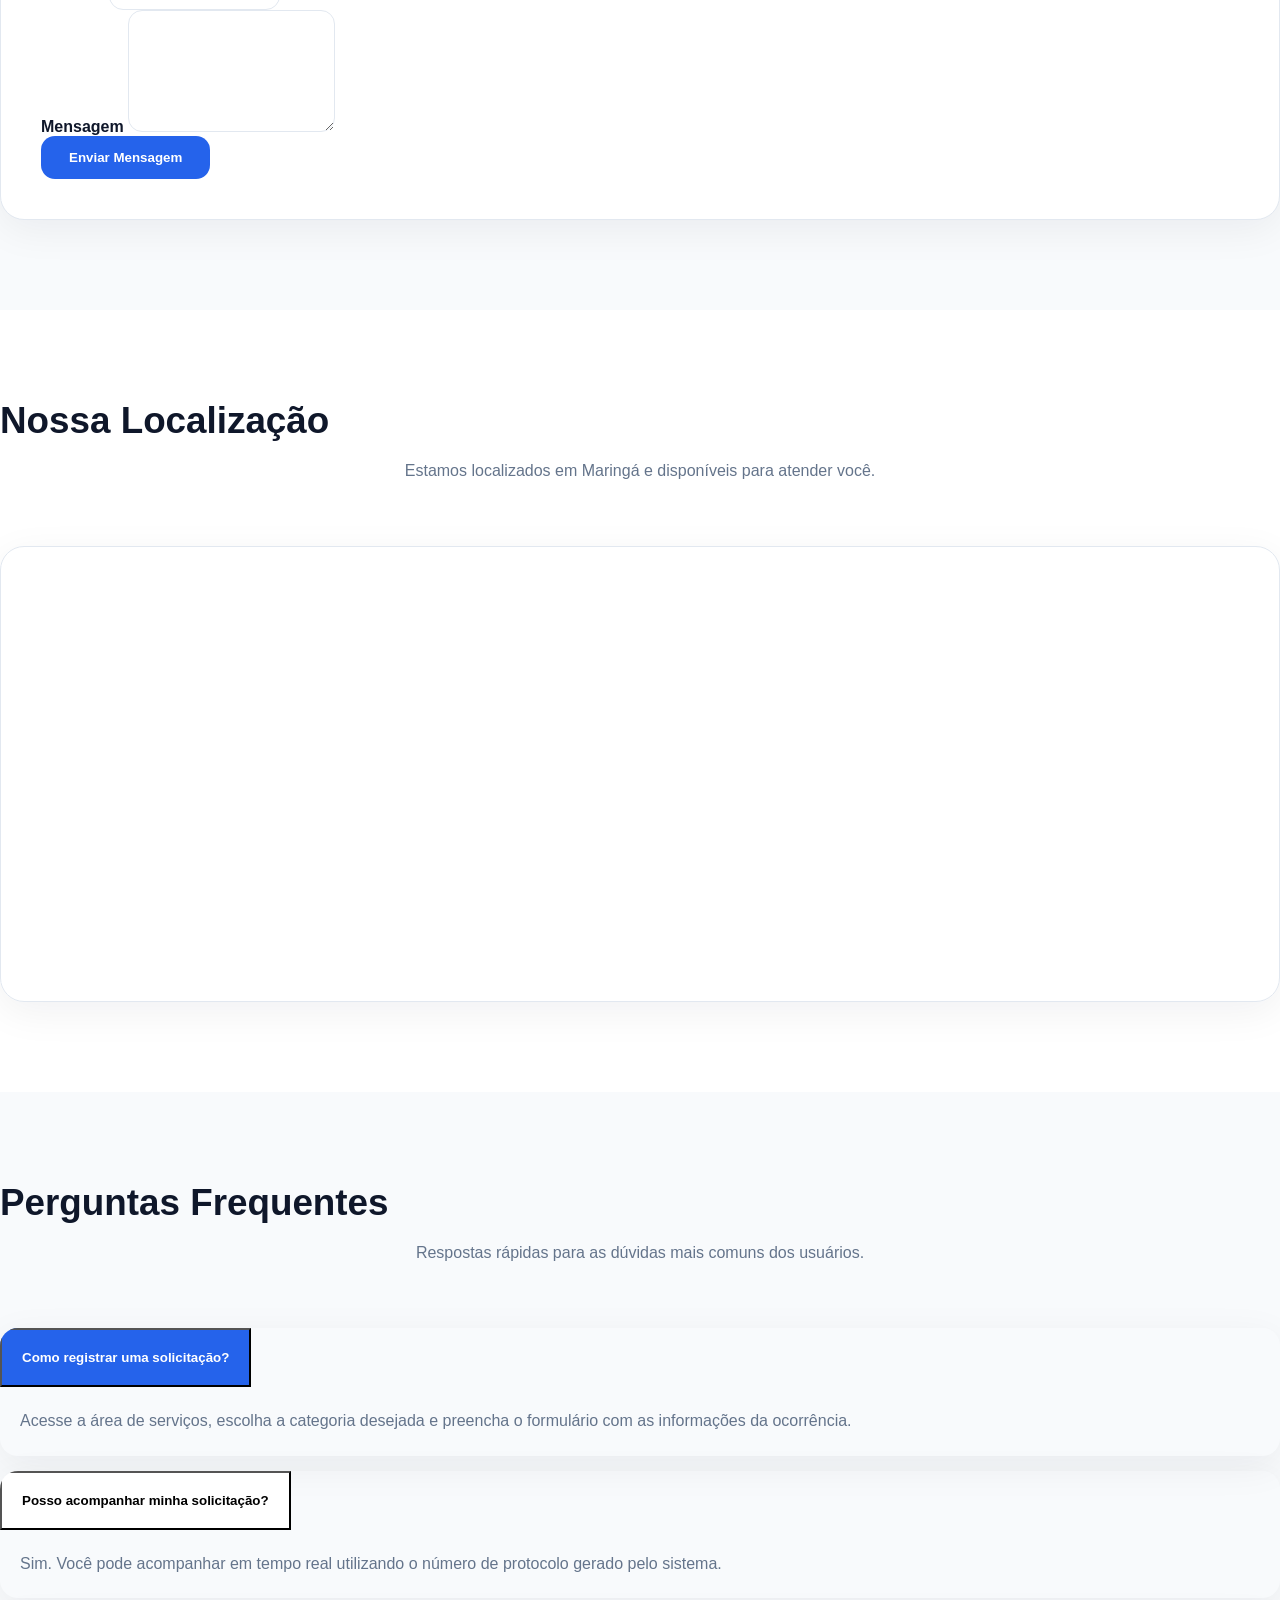
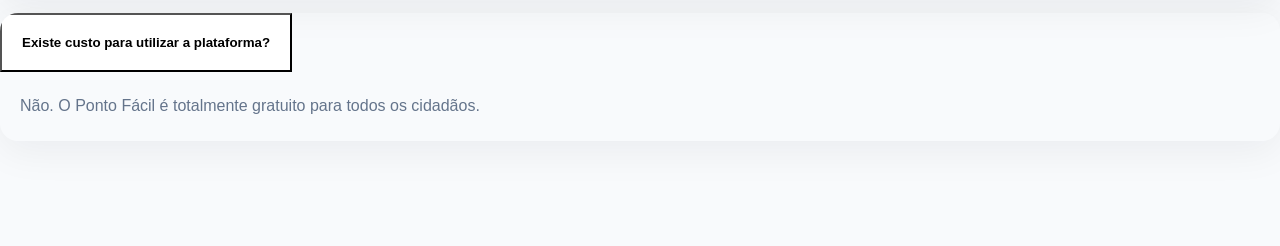
<file: src/main/resources/templates/contato.html>
<!DOCTYPE html>
<html xmlns:th="http://www.thymeleaf.org" lang="pt-BR">

<head th:replace="fragments/head :: head('Ponto Fácil')"></head>
<style>
    :root{
        --primary:#2563eb;
        --primary-dark:#1d4ed8;
        --primary-light:#dbeafe;
        --success:#16a34a;
        --bg:#f8fafc;
        --surface:#ffffff;
        --text:#0f172a;
        --text-light:#64748b;
        --border:#e2e8f0;
        --shadow:0 10px 40px rgba(15,23,42,.06);
        --radius:24px;
    }

    *{
        margin:0;
        padding:0;
        box-sizing:border-box;
    }

    html{
        scroll-behavior:smooth;
    }

    body{
        font-family:'Inter',sans-serif;
        background:var(--bg);
        color:var(--text);
    }

    section{
        padding:90px 0;
    }

    .section-title{
        font-size:2.3rem;
        font-weight:800;
        margin-bottom:15px;
    }

    .section-subtitle{
        text-align:center;
        color:var(--text-light);
        max-width:700px;
        margin:0 auto 60px;
        line-height:1.8;
    }

    .section-description{
        color:var(--text-light);
        margin-bottom:30px;
        line-height:1.8;
    }

    .hero{
        min-height:80vh;
        display:flex;
        align-items:center;
        text-align:center;
        background:
            radial-gradient(circle at top left,
            rgba(37,99,235,.10),
            transparent 40%),
            radial-gradient(circle at bottom right,
            rgba(22,163,74,.08),
            transparent 40%);
    }

    .hero-content{
        max-width:850px;
        margin:auto;
    }

    .hero-badge{
        display:inline-flex;
        align-items:center;
        gap:8px;
        background:white;
        border:1px solid var(--border);
        padding:10px 18px;
        border-radius:999px;
        font-size:.9rem;
        font-weight:600;
        margin-bottom:25px;
    }

    .hero-badge i{
        color:var(--success);
    }

    .hero-title{
        font-size:4rem;
        font-weight:800;
        line-height:1.1;
        margin-bottom:20px;
    }

    .hero-title span{
        color:var(--primary);
    }

    .hero-description{
        font-size:1.1rem;
        color:var(--text-light);
        line-height:1.8;
        margin-bottom:35px;
    }

    .hero-buttons{
        display:flex;
        justify-content:center;
        gap:15px;
        flex-wrap:wrap;
    }

    .btn-primary-modern{
        background:var(--primary);
        color:white;
        border:none;
        border-radius:14px;
        padding:14px 28px;
        font-weight:600;
        transition:.3s;
    }

    .btn-primary-modern:hover{
        background:var(--primary-dark);
        color:white;
        transform:translateY(-2px);
    }

    .btn-secondary-modern{
        background:white;
        color:var(--text);
        border:1px solid var(--border);
        border-radius:14px;
        padding:14px 28px;
        font-weight:600;
        transition:.3s;
    }

    .btn-secondary-modern:hover{
        background:#f1f5f9;
        color:var(--text);
        transform:translateY(-2px);
    }

    .info-card{
        background:white;
        border:1px solid var(--border);
        border-radius:24px;
        padding:35px;
        box-shadow:var(--shadow);
    }

    .card-title{
        font-size:1.6rem;
        font-weight:700;
        margin-bottom:30px;
    }

    .info-item{
        display:flex;
        gap:18px;
        margin-bottom:30px;
    }

    .info-item:last-child{
        margin-bottom:0;
    }

    .info-icon{
        width:60px;
        height:60px;
        border-radius:18px;
        background:var(--primary-light);
        display:flex;
        align-items:center;
        justify-content:center;
        flex-shrink:0;
    }

    .info-icon i{
        color:var(--primary);
        font-size:1.5rem;
    }

    .info-item h5{
        font-size:1rem;
        font-weight:700;
        margin-bottom:5px;
    }

    .info-item p{
        color:var(--text-light);
        margin:0;
        line-height:1.7;
    }

    .contact-card{
        background:white;
        border:1px solid var(--border);
        border-radius:24px;
        padding:40px;
        box-shadow:var(--shadow);
    }

    .form-label{
        font-weight:600;
        margin-bottom:8px;
    }

    .modern-input{
        min-height:55px;
        border-radius:14px;
        border:1px solid var(--border);
    }

    textarea.modern-input{
        min-height:auto;
        padding:15px;
    }

    .modern-input:focus{
        border-color:var(--primary);
        box-shadow:0 0 0 4px rgba(37,99,235,.15);
    }

    .map-section{
        background:white;
    }

    .map-card{
        overflow:hidden;
        border-radius:24px;
        border:1px solid var(--border);
        box-shadow:var(--shadow);
    }

    .faq-section{
        background:var(--bg);
    }

    .modern-accordion .accordion-item{
        border:none;
        border-radius:18px !important;
        overflow:hidden;
        margin-bottom:15px;
        box-shadow:var(--shadow);
    }

    .modern-accordion .accordion-button{
        font-weight:600;
        padding:20px;
        background:white;
    }

    .modern-accordion .accordion-button:not(.collapsed){
        background:var(--primary);
        color:white;
    }

    .modern-accordion .accordion-button:focus{
        box-shadow:none;
    }

    .modern-accordion .accordion-body{
        color:var(--text-light);
        line-height:1.8;
        padding:20px;
    }

    .footer{
        background:#0f172a;
        color:#cbd5e1;
        padding:70px 0 30px;
    }

    .footer-logo{
        color:white;
        margin-bottom:20px;
    }

    .footer-logo i{
        color:#60a5fa;
    }

    .footer h5{
        color:white;
        margin-bottom:20px;
    }

    .footer-links{
        list-style:none;
        padding:0;
    }

    .footer-links li{
        margin-bottom:10px;
    }

    .footer-links a{
        color:#cbd5e1;
        text-decoration:none;
        transition:.3s;
    }

    .footer-links a:hover{
        color:white;
    }

    .footer p{
        margin-bottom:10px;
    }

    .footer hr{
        border-color:#334155;
        margin:30px 0;
    }

    @media(max-width:992px){

        .hero{
            min-height:auto;
            padding:120px 0 80px;
        }

        .hero-title{
            font-size:2.8rem;
        }

        .contact-card{
            padding:30px;
        }

        .info-card{
            padding:30px;
        }
    }

    @media(max-width:576px){

        .hero-title{
            font-size:2.2rem;
        }

        .section-title{
            font-size:1.8rem;
        }

        .hero-buttons{
            flex-direction:column;
        }

        .btn-primary-modern,
        .btn-secondary-modern{
            width:100%;
        }

        .contact-card{
            padding:25px;
        }

        .info-card{
            padding:25px;
        }

        .info-item{
            flex-direction:column;
            text-align:center;
            align-items:center;
        }
    }

</style>

<body>
<nav th:replace="~{fragments/navbar_MenuLAteral :: navbar('contato')}"></nav>
<section class="hero">
    <div class="container">
        <div class="hero-content">
            <div class="hero-badge">
                <i class="bi bi-chat-dots-fill"></i>
                Estamos aqui para ajudar
            </div>
            <h1 class="hero-title">
                Entre em
                <span>Contato</span>
            </h1>
            <p class="hero-description">
                Tire dúvidas, envie sugestões ou entre em contato com nossa equipe.
                Estamos sempre disponíveis para melhorar sua experiência no Ponto Fácil.
            </p>
            <div class="hero-buttons">
                <a th:href="@{/}"
                   class="btn btn-secondary-modern">
                    <i class="bi bi-arrow-left"></i>
                    Voltar ao Início
                </a>
                <a th:href="@{/cadastro}"
                   class="btn btn-primary-modern">
                    <i class="bi bi-person-plus-fill"></i>
                    Criar Conta
                </a>
            </div>
        </div>
    </div>
</section>
<!-- CONTATO -->

<section>
    <div class="container">
        <div class="row g-4">
            <!-- INFORMAÇÕES -->
            <div class="col-lg-4">
                <div class="info-card h-100">
                    <h3 class="card-title">
                        Informações de Contato
                    </h3>
                    <div class="info-item">
                        <div class="info-icon">
                            <i class="bi bi-telephone-fill"></i>
                        </div>
                        <div>
                            <h5>Telefone</h5>
                            <p>(44) 99999-9999</p>
                        </div>
                    </div>
                    <div class="info-item">
                        <div class="info-icon">
                            <i class="bi bi-envelope-fill"></i>
                        </div>
                        <div>
                            <h5>E-mail</h5>
                            <p>contato@pontofacil.com.br</p>
                        </div>
                    </div>
                    <div class="info-item">
                        <div class="info-icon">
                            <i class="bi bi-geo-alt-fill"></i>
                        </div>
                        <div>
                            <h5>Localização</h5>
                            <p>Maringá - Paraná</p>
                        </div>
                    </div>
                    <div class="info-item">
                        <div class="info-icon">
                            <i class="bi bi-clock-fill"></i>
                        </div>
                        <div>
                            <h5>Horário de Atendimento</h5>
                            <p>Segunda a Sexta<br>08:00 às 18:00</p>
                        </div>
                    </div>
                </div>
            </div>
            <!-- FORMULÁRIO -->
            <div class="col-lg-8">
                <div class="contact-card">
                    <h2 class="section-title text-start mb-3">
                        Envie sua Mensagem
                    </h2>
                    <p class="section-description">
                        Preencha o formulário abaixo e nossa equipe entrará
                        em contato o mais breve possível.
                    </p>
                    <div th:if="${sucesso}"
                         class="alert alert-success"
                         th:text="${sucesso}">
                    </div>
                    <div th:if="${erro}"
                         class="alert alert-danger"
                         th:text="${erro}">
                    </div>
                    <form th:action="@{/contato}" method="post">
                        <div class="row">
                            <div class="col-md-6 mb-3">
                                <label class="form-label">
                                    Nome Completo
                                </label>
                                <input type="text"
                                       class="form-control modern-input"
                                       name="nome"
                                       placeholder="Digite seu nome"
                                       required>
                            </div>
                            <div class="col-md-6 mb-3">
                                <label class="form-label">
                                    E-mail
                                </label>
                                <input type="email"
                                       class="form-control modern-input"
                                       name="email"
                                       placeholder="Digite seu e-mail"
                                       required>
                            </div>
                        </div>
                        <div class="mb-3">
                            <label class="form-label">
                                Assunto
                            </label>
                            <input type="text"
                                   class="form-control modern-input"
                                   name="assunto"
                                   placeholder="Informe o assunto"
                                   required>
                        </div>
                        <div class="mb-4">
                            <label class="form-label">
                                Mensagem
                            </label>
                            <textarea class="form-control modern-input"
                                      rows="6"
                                      name="mensagem"
                                      placeholder="Digite sua mensagem..."
                                      required>
                            </textarea>
                        </div>
                        <button type="submit"
                                class="btn btn-primary-modern w-100">
                            <i class="bi bi-send-fill"></i>
                            Enviar Mensagem
                        </button>
                    </form>
                </div>
            </div>
        </div>
    </div>
</section>

<!-- MAPA -->

<section class="map-section">
    <div class="container">
        <h2 class="section-title">
            Nossa Localização
        </h2>
        <p class="section-subtitle">
            Estamos localizados em Maringá e disponíveis para atender você.
        </p>
        <div class="map-card">
            <iframe
                    src="https://maps.google.com/maps?q=Maringa%20PR&t=&z=13&ie=UTF8&iwloc=&output=embed"
                    width="100%"
                    height="450"
                    style="border:0;"
                    allowfullscreen=""
                    loading="lazy">
            </iframe>
        </div>
    </div>
</section>

<!-- FAQ -->

<section class="faq-section">
    <div class="container">
        <h2 class="section-title">
            Perguntas Frequentes
        </h2>
        <p class="section-subtitle">
            Respostas rápidas para as dúvidas mais comuns dos usuários.
        </p>
        <div class="accordion modern-accordion" id="faq">
            <div class="accordion-item">
                <h2 class="accordion-header">
                    <button class="accordion-button"
                            data-bs-toggle="collapse"
                            data-bs-target="#faq1">

                        Como registrar uma solicitação?
                    </button>
                </h2>
                <div id="faq1"
                     class="accordion-collapse collapse show"
                     data-bs-parent="#faq">
                    <div class="accordion-body">
                        Acesse a área de serviços, escolha a categoria desejada
                        e preencha o formulário com as informações da ocorrência.
                    </div>
                </div>
            </div>
            <div class="accordion-item">
                <h2 class="accordion-header">
                    <button class="accordion-button collapsed"
                            data-bs-toggle="collapse"
                            data-bs-target="#faq2">
                        Posso acompanhar minha solicitação?
                    </button>
                </h2>
                <div id="faq2"
                     class="accordion-collapse collapse"
                     data-bs-parent="#faq">
                    <div class="accordion-body">
                        Sim. Você pode acompanhar em tempo real utilizando
                        o número de protocolo gerado pelo sistema.
                    </div>
                </div>
            </div>
            <div class="accordion-item">
                <h2 class="accordion-header">
                    <button class="accordion-button collapsed"
                            data-bs-toggle="collapse"
                            data-bs-target="#faq3">
                        Existe custo para utilizar a plataforma?
                    </button>
                </h2>
                <div id="faq3"
                     class="accordion-collapse collapse"
                     data-bs-parent="#faq">
                    <div class="accordion-body">
                        Não. O Ponto Fácil é totalmente gratuito para todos os cidadãos.
                    </div>
                </div>
            </div>
        </div>
    </div>
</section>

<!-- FOOTER -->
<div th:replace="~{fragments/footer :: footer}"></div>


<script src="https://cdn.jsdelivr.net/npm/bootstrap@5.3.7/dist/js/bootstrap.bundle.min.js"></script>
</body>
</html>
</file>
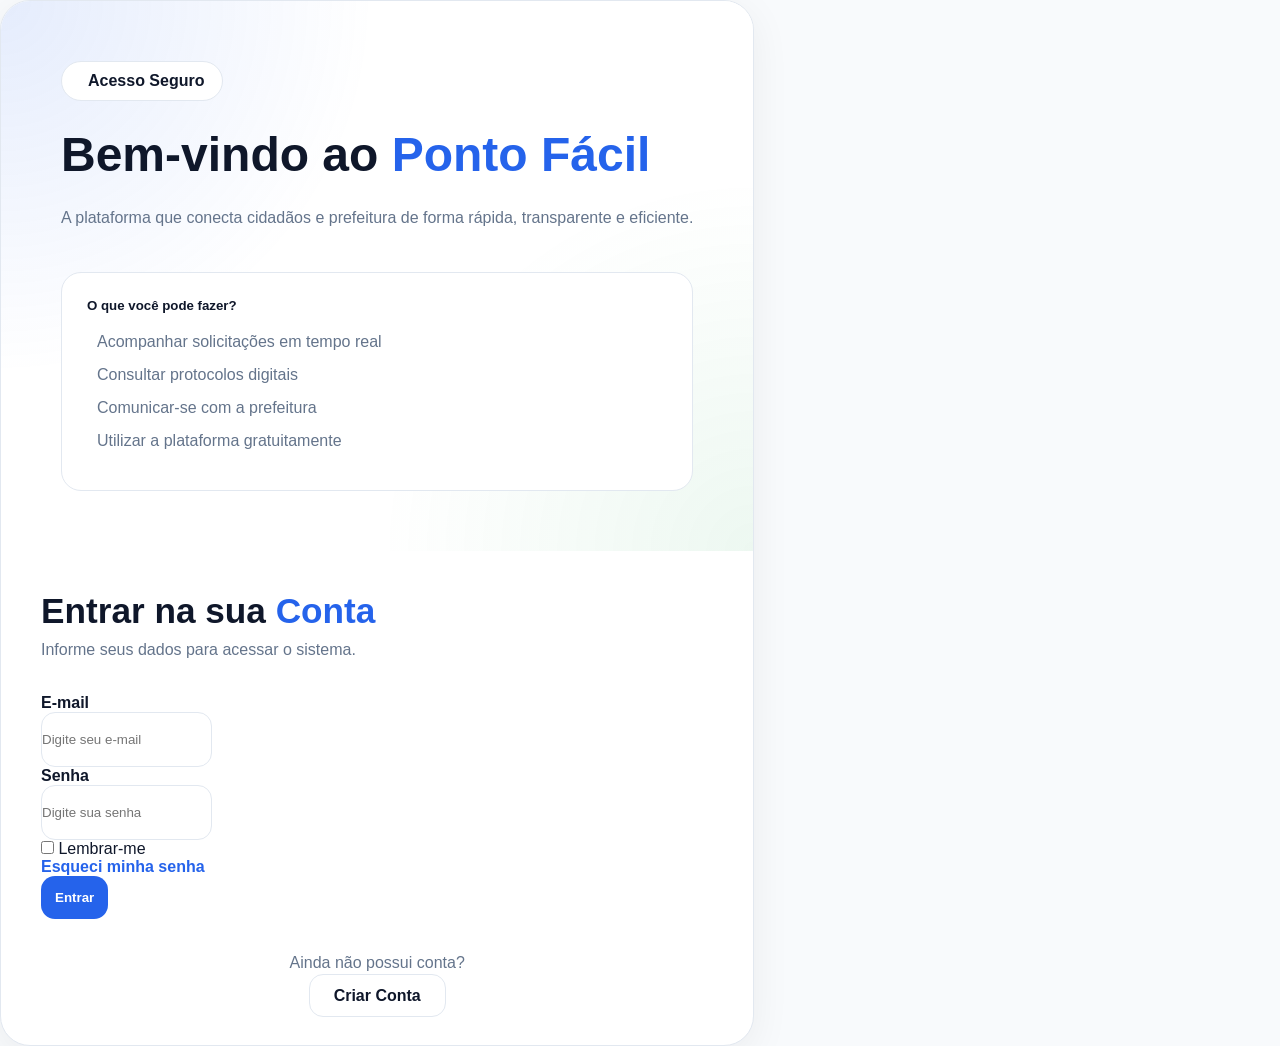
<file: src/main/resources/templates/login.html>
<!DOCTYPE html>
<html xmlns:th="http://www.thymeleaf.org" lang="pt-BR">

<head th:replace="fragments/head :: head('Ponto Fácil')"></head>

<style>
    :root{
        --primary:#2563eb;
        --primary-dark:#1d4ed8;
        --primary-light:#dbeafe;
        --success:#16a34a;
        --bg:#f8fafc;
        --surface:#ffffff;
        --text:#0f172a;
        --text-light:#64748b;
        --border:#e2e8f0;
        --shadow:0 10px 40px rgba(15,23,42,.06);
        --radius:24px;
    }

    *{
        margin:0;
        padding:0;
        box-sizing:border-box;
    }

    html{
        scroll-behavior:smooth;
    }

    body{
        font-family:'Inter',sans-serif;
        background:var(--bg);
        color:var(--text);
    }

    .login-section{
        min-height:90vh;
        display:flex;
        align-items:center;
    }

    .login-card{
        background:white;
        border:1px solid var(--border);
        border-radius:30px;
        overflow:hidden;
        box-shadow:var(--shadow);
    }

    .left-panel{
        height:100%;
        padding:60px;
        background:
            radial-gradient(circle at top left,
            rgba(37,99,235,.12),
            transparent 40%),
            radial-gradient(circle at bottom right,
            rgba(22,163,74,.08),
            transparent 40%),
            white;
    }

    .hero-badge{
        display:inline-flex;
        align-items:center;
        gap:8px;
        padding:10px 18px;
        border-radius:999px;
        border:1px solid var(--border);
        background:white;
        font-weight:600;
        margin-bottom:25px;
    }

    .hero-badge i{
        color:var(--success);
    }

    .left-panel h1{
        font-size:3rem;
        font-weight:800;
        line-height:1.2;
        margin-bottom:20px;
    }

    .left-panel h1 span{
        color:var(--primary);
    }

    .left-panel p{
        color:var(--text-light);
        line-height:1.8;
    }

    .benefits-card{
        margin-top:40px;
        background:white;
        border:1px solid var(--border);
        border-radius:20px;
        padding:25px;
    }

    .benefits-card h5{
        font-weight:700;
        margin-bottom:20px;
    }

    .benefits-card ul{
        list-style:none;
        padding:0;
        margin:0;
    }

    .benefits-card li{
        margin-bottom:15px;
        color:var(--text-light);
        display:flex;
        align-items:flex-start;
        gap:10px;
    }

    .benefits-card i{
        color:var(--success);
        margin-top:3px;
    }

    .form-area{
        padding:40px;
    }

    .form-title{
        font-size:2.2rem;
        font-weight:800;
        margin-bottom:10px;
    }

    .form-title span{
        color:var(--primary);
    }

    .form-subtitle{
        color:var(--text-light);
        margin-bottom:35px;
    }

    .form-label{
        font-weight:600;
    }

    .modern-input{
        min-height:55px;
        border-radius:14px;
        border:1px solid var(--border);
    }

    .modern-input:focus{
        border-color:var(--primary);
        box-shadow:0 0 0 4px rgba(37,99,235,.15);
    }

    .input-icon{
        position:absolute;
        top:18px;
        left:15px;
        color:#94a3b8;
    }

    .forgot-link{
        text-decoration:none;
        color:var(--primary);
        font-weight:600;
    }

    .forgot-link:hover{
        color:var(--primary-dark);
    }

    .btn-primary-modern{
        background:var(--primary);
        border:none;
        color:white;
        border-radius:14px;
        padding:14px;
        font-weight:600;
        transition:.3s;
    }

    .btn-primary-modern:hover{
        background:var(--primary-dark);
        color:white;
        transform:translateY(-2px);
    }

    .btn-secondary-modern{
        background:white;
        color:var(--text);
        border:1px solid var(--border);
        border-radius:14px;
        padding:12px 24px;
        font-weight:600;
        text-decoration:none;
        transition:.3s;
    }

    .btn-secondary-modern:hover{
        background:#f1f5f9;
        color:var(--primary);
        transform:translateY(-2px);
    }

    .divider{
        display:flex;
        align-items:center;
        text-align:center;
        margin:35px 0;
    }

    .divider::before,
    .divider::after{
        content:"";
        flex:1;
        border-bottom:1px solid var(--border);
    }

    .divider span{
        padding:0 15px;
        color:var(--text-light);
        font-size:.9rem;
    }

    .social-buttons{
        display:flex;
        gap:10px;
        justify-content:center;
        flex-wrap:wrap;
    }

    .social-buttons .btn{
        border-radius:14px;
        padding:12px 20px;
        font-weight:600;
    }

    .register-area{
        margin-top:35px;
        text-align:center;
    }

    .register-area p{
        color:var(--text-light);
        margin-bottom:15px;
    }

    .form-check-input:checked{
        background-color:var(--primary);
        border-color:var(--primary);
    }

    .alert{
        border-radius:14px;
    }

     @media(max-width:992px){

        .left-side{
            padding:40px;
        }

        .form-area{
            padding:40px;
        }

        .left-side h1{
            font-size:2.2rem;
        }
    }

    @media(max-width:768px){

        .social-buttons{
            flex-direction:column;
        }

        .social-buttons .btn{
            width:100%;
        }

        .register-area .btn{
            width:100%;
        }
    }

    @media(max-width:576px){

        .left-panel{
            padding:30px;
        }

        .form-title{
            font-size:1.8rem;
        }

        .btn-back{
            width:100%;
            justify-content:center;
        }

        .d-flex.justify-content-between{
            flex-direction:column;
            align-items:flex-start !important;
        }
    }

</style>


<body>
<!-- NAVBAR -->
<nav th:replace="~{fragments/navbar_MenuLAteral :: navbar('inicio')}"></nav>

<section class="login-section">
    <div class="container">
        <div class="login-card">
            <div class="row g-0">
                <!-- LADO ESQUERDO -->
                <div class="col-lg-5">
                    <div class="left-panel">
                        <div class="hero-badge">
                            <i class="bi bi-shield-check"></i>
                            Acesso Seguro
                        </div>
                        <h1>
                            Bem-vindo ao
                            <span>Ponto Fácil</span>
                        </h1>
                        <p>
                            A plataforma que conecta cidadãos e prefeitura
                            de forma rápida, transparente e eficiente.
                        </p>
                        <div class="benefits-card">
                            <h5>O que você pode fazer?</h5>
                            <ul>
                                <li>
                                    <i class="bi bi-check-circle-fill"></i>
                                    Acompanhar solicitações em tempo real
                                </li>
                                <li>
                                    <i class="bi bi-check-circle-fill"></i>
                                    Consultar protocolos digitais
                                </li>
                                <li>
                                    <i class="bi bi-check-circle-fill"></i>
                                    Comunicar-se com a prefeitura
                                </li>
                                <li>
                                    <i class="bi bi-check-circle-fill"></i>
                                    Utilizar a plataforma gratuitamente
                                </li>
                            </ul>
                        </div>
                    </div>
                </div>

                <!-- FORMULÁRIO -->

                <div class="col-lg-7">
                    <div class="form-area">
                        <h2 class="form-title">
                            Entrar na sua
                            <span>Conta</span>
                        </h2>
                        <p class="form-subtitle">
                            Informe seus dados para acessar o sistema.
                        </p>
                        <div th:if="${erro}"
                             class="alert alert-danger"
                             th:text="${erro}">
                        </div>
                        <div th:if="${sucesso}"
                             class="alert alert-success"
                             th:text="${sucesso}">
                        </div>
                        <form th:action="@{/login}" method="post">
                            <div class="mb-3">
                                <label class="form-label">
                                    E-mail
                                </label>
                                <div class="position-relative">
                                    <i class="bi bi-envelope input-icon"></i>
                                    <input
                                            type="email"
                                            name="email"
                                            class="form-control modern-input ps-5"
                                            placeholder="Digite seu e-mail"
                                            required>
                                </div>
                            </div>

                            <div class="mb-3">
                                <label class="form-label">
                                    Senha
                                </label>
                                <div class="position-relative">
                                    <i class="bi bi-lock input-icon"></i>
                                    <input
                                            type="password"
                                            id="senha"
                                            name="senha"
                                            class="form-control modern-input ps-5"
                                            placeholder="Digite sua senha"
                                            required>
                                </div>
                            </div>

                            <div class="d-flex justify-content-between align-items-center mb-4 flex-wrap gap-2">
                                <div class="form-check">
                                    <input
                                            class="form-check-input"
                                            type="checkbox"
                                            id="lembrar">
                                    <label class="form-check-label"
                                           for="lembrar">
                                        Lembrar-me
                                    </label>
                                </div>
                                <a th:href="@{/contato}"
                                   class="forgot-link">
                                    Esqueci minha senha
                                </a>
                            </div>

                            <button type="submit"
                                    class="btn btn-primary-modern w-100">
                                <i class="bi bi-box-arrow-in-right"></i>
                                Entrar
                            </button>
                        </form>
                        <div class="register-area">
                            <p>
                                Ainda não possui conta?
                            </p>
                            <a th:href="@{/cadastro}"
                               class="btn btn-secondary-modern">
                                <i class="bi bi-person-plus-fill"></i>
                                Criar Conta
                            </a>
                        </div>
                    </div>
                </div>
            </div>
        </div>
    </div>
</section>

<script src="https://cdn.jsdelivr.net/npm/bootstrap@5.3.7/dist/js/bootstrap.bundle.min.js"></script>

</body>
</html>
</file>
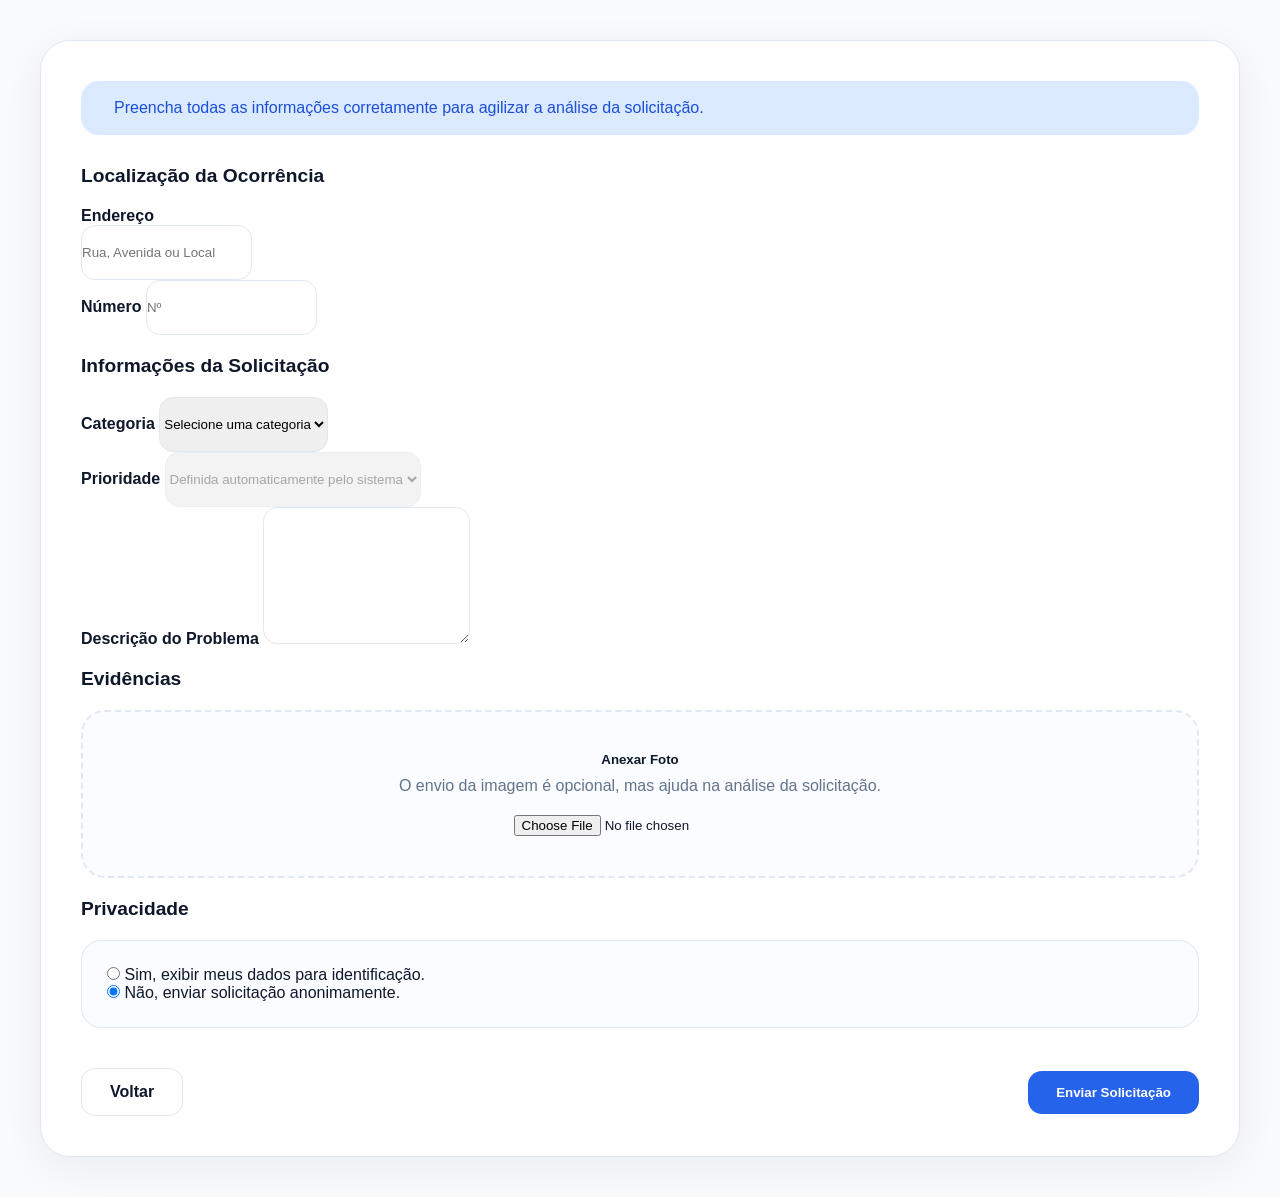
<file: src/main/resources/templates/nova-solicitacao.html>
<!DOCTYPE html>
<html xmlns:th="http://www.thymeleaf.org" lang="pt-BR">

<head th:replace="fragments/head :: head('Ponto Fácil')"></head>

<style>
    :root{
        --primary:#2563eb;
        --primary-dark:#1d4ed8;
        --primary-light:#dbeafe;
        --success:#16a34a;
        --danger:#dc2626;
        --bg:#f8fafc;
        --surface:#ffffff;
        --text:#0f172a;
        --text-light:#64748b;
        --border:#e2e8f0;
        --shadow:0 10px 40px rgba(15,23,42,.06);
        --radius:24px;
    }

    *{
        margin:0;
        padding:0;
        box-sizing:border-box;
    }

    body{
        font-family:'Inter',sans-serif;
        background:var(--bg);
        color:var(--text);
    }

    .dashboard{
        display:flex;
        min-height:100vh;
    }

    .content{
        flex:1;
        padding:40px;
    }

    .page-header{
        margin-bottom:30px;
    }

    .page-badge{
        display:inline-flex;
        align-items:center;
        gap:8px;
        background:white;
        border:1px solid var(--border);
        padding:10px 18px;
        border-radius:999px;
        font-size:.9rem;
        font-weight:600;
        margin-bottom:20px;
        box-shadow:var(--shadow);
    }

    .page-badge i{
        color:var(--primary);
    }

    .page-title{
        font-size:2.8rem;
        font-weight:800;
        margin-bottom:10px;
    }

    .page-subtitle{
        color:var(--text-light);
        font-size:1.05rem;
        max-width:800px;
        line-height:1.8;
    }

    .request-card{
        background:white;
        border-radius:30px;
        padding:40px;
        border:1px solid var(--border);
        box-shadow:var(--shadow);
    }

    .info-alert{
        display:flex;
        align-items:flex-start;
        gap:15px;
        background:var(--primary-light);
        color:var(--primary-dark);
        border-radius:18px;
        padding:18px;
        margin-bottom:30px;
    }

    .info-alert i{
        font-size:1.4rem;
    }

    .section-title{
        font-size:1.2rem;
        font-weight:700;
        margin-bottom:20px;
        margin-top:20px;
        color:var(--text);
    }

    .form-label{
        font-weight:600;
        margin-bottom:8px;
    }

    .modern-input{
        min-height:55px;
        border-radius:14px;
        border:1px solid var(--border);

    }
    .foto-input{
        display: none;
    }

    .modern-input:focus{
        border-color:var(--primary);
        box-shadow:0 0 0 4px rgba(37,99,235,.15);
    }

    textarea.modern-input{
        min-height:auto;
        padding:15px;
    }

    .input-icon{
        position:absolute;
        left:16px;
        top:18px;
        color:#94a3b8;
    }

    .upload-card{
        border:2px dashed var(--border);
        border-radius:24px;
        padding:40px;
        text-align:center;
        background:#fafcff;
        transition:.3s;
    }

    .upload-card:hover{
        border-color:var(--primary);
    }

    .upload-icon{
        font-size:3rem;
        color:var(--primary);
        margin-bottom:15px;
    }

    .upload-card h5{
        font-weight:700;
        margin-bottom:10px;
    }

    .upload-card p{
        color:var(--text-light);
        margin-bottom:20px;
    }

    .privacy-card{
        background:#fafcff;
        border:1px solid var(--border);
        border-radius:20px;
        padding:25px;
    }

    .form-check-input:checked{
        background-color:var(--primary);
        border-color:var(--primary);
    }

    .action-buttons{
        display:flex;
        justify-content:space-between;
        align-items:center;
        margin-top:40px;
        gap:15px;
        flex-wrap:wrap;
    }

    .btn-primary-modern{
        background:var(--primary);
        color:white;
        border:none;
        border-radius:14px;
        padding:14px 28px;
        font-weight:600;
        transition:.3s;
    }

    .btn-primary-modern:hover{
        background:var(--primary-dark);
        color:white;
        transform:translateY(-2px);
    }

    .btn-secondary-modern{
        background:white;
        color:var(--text);
        border:1px solid var(--border);
        border-radius:14px;
        padding:14px 28px;
        font-weight:600;
        text-decoration:none;
        transition:.3s;
    }

    .btn-secondary-modern:hover{
        background:#f1f5f9;
        color:var(--text);
        transform:translateY(-2px);
    }

    .alert{
        border-radius:14px;
    }



    @media(max-width:1200px){
        .content{
            padding:30px;
        }
    }

    @media(max-width:992px){

        .dashboard{
            flex-direction:column;
        }

        .content{
            padding:25px;
        }

        .page-title{
            font-size:2.2rem;
        }

        .request-card{
            padding:30px;
        }
    }

    @media(max-width:768px){

        .page-title{
            font-size:1.9rem;
        }

        .request-card{
            padding:25px;
        }

        .action-buttons{
            flex-direction:column;
        }

        .btn-primary-modern,
        .btn-secondary-modern{
            width:100%;
            text-align:center;
        }
    }

    @media(max-width:576px){

        .content{
            padding:15px;
        }

        .request-card{
            padding:20px;
        }

        .upload-card{
            padding:25px;
        }

        .page-title{
            font-size:1.6rem;
        }
    }



</style>

<body>

<div class="dashboard">
    <aside th:replace="~{fragments/navbar_MenuLAteral :: sidebar('nova-solicitacao')}"></aside>
    <main class="content">
        <div class="request-card">
            <div class="info-alert">
                <i class="bi bi-info-circle-fill"></i>
                <div>
                    Preencha todas as informações corretamente para agilizar a análise da solicitação.
                </div>

            </div>

            <div th:if="${erro}"
                 class="alert alert-danger"
                 th:text="${erro}">
            </div>

            <form th:action="@{/solicitacoes/salvar}"
                  method="post"
                  enctype="multipart/form-data">

                <div class="section-title">
                    Localização da Ocorrência
                </div>

                <div class="row">

                    <div class="col-md-8 mb-4">

                        <label class="form-label">
                            Endereço
                        </label>

                        <div class="position-relative">

                            <i class="bi bi-geo-alt input-icon"></i>

                            <input
                                    type="text"
                                    class="form-control modern-input ps-5"
                                    name="localizacao"
                                    placeholder="Rua, Avenida ou Local"
                                    required>

                        </div>

                    </div>

                    <div class="col-md-4 mb-4">

                        <label class="form-label">
                            Número
                        </label>

                        <input
                                type="text"
                                class="form-control modern-input"
                                name="numero"
                                placeholder="Nº"
                                required>

                    </div>

                </div>

                <div class="section-title">
                    Informações da Solicitação
                </div>

                <div class="row">

                    <div class="col-md-6 mb-4">

                        <label class="form-label">
                            Categoria
                        </label>

                        <select class="form-select modern-input"
                                name="categoria"
                                required>

                            <option value="">
                                Selecione uma categoria
                            </option>

                            <option value="SAUDE_PUBLICA">
                                Saúde Pública
                            </option>

                            <option value="INFRAESTRUTURA_PUBLICA">
                                Infraestrutura Pública
                            </option>

                            <option value="LIMPEZA_URBANA">
                                Limpeza Urbana
                            </option>

                            <option value="SEGURANCA_PUBLICA">
                                Segurança Pública
                            </option>

                            <option value="TRANSPORTE_PUBLICO">
                                Transporte Público
                            </option>

                            <option value="OUTROS">
                                Outros
                            </option>

                        </select>

                    </div>

                    <div class="col-md-6 mb-4">

                        <label class="form-label">
                            Prioridade
                        </label>

                        <select class="form-select modern-input" disabled>

                            <option>
                                Definida automaticamente pelo sistema
                            </option>

                        </select>

                    </div>

                </div>

                <div class="mb-4">

                    <label class="form-label">
                        Descrição do Problema
                    </label>

                    <textarea
                            rows="7"
                            class="form-control modern-input"
                            name="descricao"
                            placeholder="Descreva detalhadamente o problema encontrado..."
                            required>
                    </textarea>

                </div>

                <div class="section-title">
                    Evidências
                </div>

                <div class="upload-card">
                    <i class="bi bi-cloud-arrow-up upload-icon"></i>

                    <h5>Anexar Foto</h5>
                    <p>
                        O envio da imagem é opcional, mas ajuda na análise da solicitação.
                    </p>
                    <input
                            type="file"
                            class="custom-file-input"
                            name="imagem"
                            accept="image/*">
                </div>

                <div class="section-title mt-5">
                    Privacidade
                </div>

                <div class="privacy-card">

                    <div class="form-check mb-3">

                        <input
                                class="form-check-input"
                                type="radio"
                                name="anonimo"
                                value="false">

                        <label class="form-check-label">
                            Sim, exibir meus dados para identificação.
                        </label>

                    </div>

                    <div class="form-check">

                        <input
                                class="form-check-input"
                                type="radio"
                                name="anonimo"
                                value="true"
                                checked>

                        <label class="form-check-label">
                            Não, enviar solicitação anonimamente.
                        </label>

                    </div>

                </div>

                <div class="action-buttons">

                    <a th:href="@{/dashboard}"
                       class="btn btn-secondary-modern">

                        <i class="bi bi-arrow-left"></i>
                        Voltar

                    </a>

                    <button type="submit"
                            class="btn btn-primary-modern">

                        <i class="bi bi-send-fill"></i>
                        Enviar Solicitação

                    </button>

                </div>

            </form>

        </div>

    </main>

</div>

<script src="https://cdn.jsdelivr.net/npm/bootstrap@5.3.7/dist/js/bootstrap.bundle.min.js"></script>

</body>
</html>
</file>
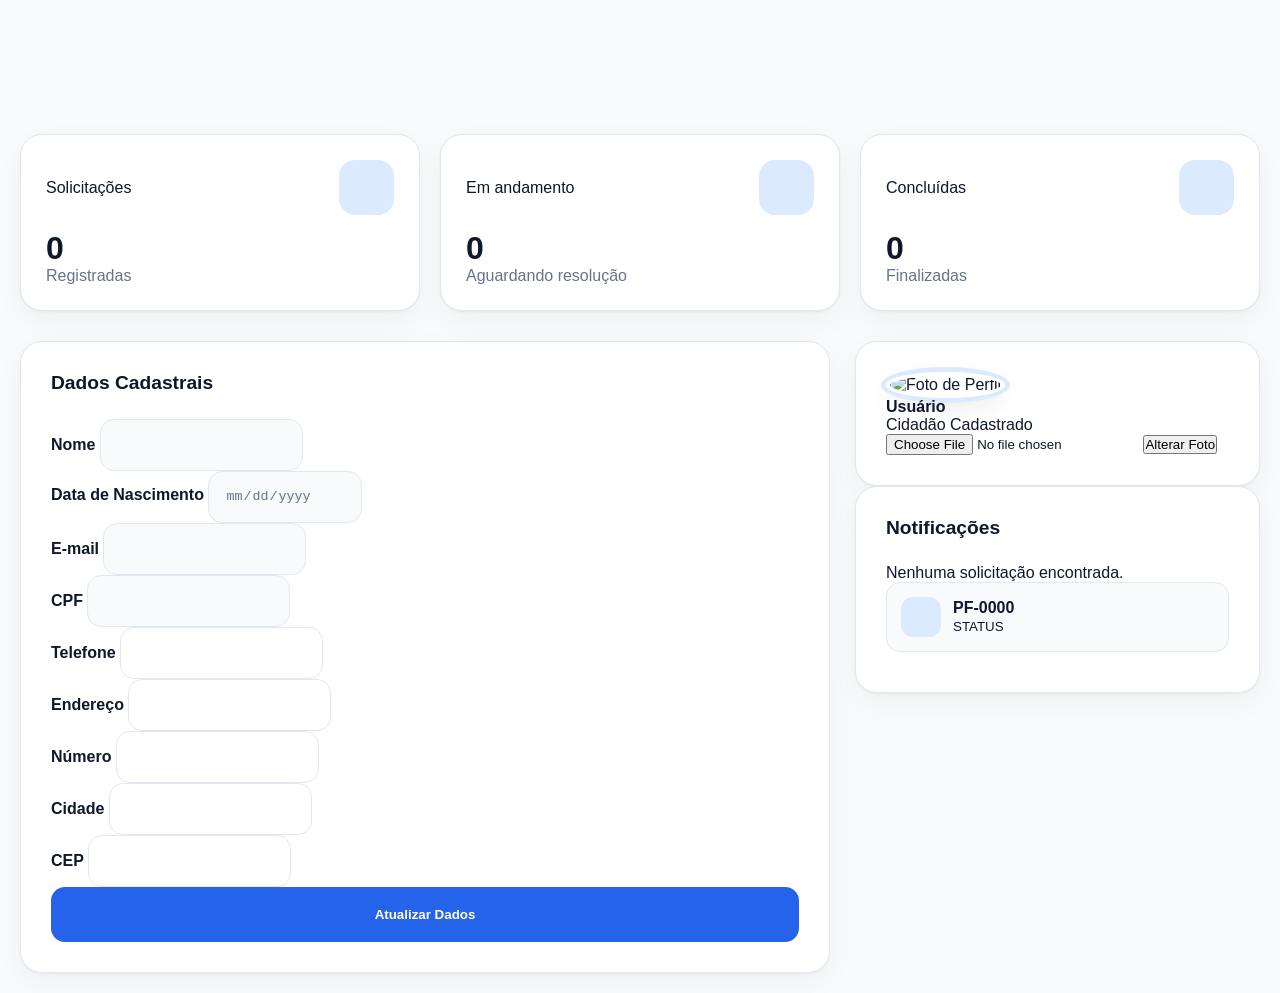
<file: src/main/resources/templates/perfil.html>
<!DOCTYPE html>
<html xmlns:th="http://www.thymeleaf.org" lang="pt-BR">

<head th:replace="fragments/head :: head('Ponto Fácil')"></head>
    <style>
        :root {
            --primary: #2563eb;
            --primary-dark: #1d4ed8;
            --primary-light: #dbeafe;
            --success: #16a34a;
            --danger: #dc2626;
            --bg: #f8fafc;
            --card: #ffffff;
            --text: #0f172a;
            --text-light: #64748b;
            --border: #e2e8f0;
            --shadow: 0 1px 3px rgba(0, 0, 0, .05),
                      0 10px 30px rgba(0, 0, 0, .04);
            --radius: 22px;
        }

        * {
            margin: 0;
            padding: 0;
            box-sizing: border-box;
        }

        body {
            font-family: 'Inter', sans-serif;
            background: var(--bg);
            color: var(--text);
        }

        .dashboard {
            display: flex;
            min-height: 100vh;
        }

        .content {
            flex: 1;
            padding: 20px;
        }

        .page-header {
            display: flex;
            justify-content: space-between;
            align-items: center;
            margin-bottom: 35px;
        }

        .page-title {
            font-size: 2rem;
            font-weight: 800;
            color: var(--text);
        }

        .page-subtitle {
            color: var(--text-light);
            margin-top: 5px;
        }

        /* =========================
           ALERTAS
        ========================= */
        .alert {
            border: none;
            border-radius: 16px;
            padding: 16px 20px;
            margin-bottom: 25px;
        }

        /* =========================
           GRID ESTATÍSTICAS
        ========================= */
        .stats-grid {
            display: grid;
            grid-template-columns: repeat(3, 1fr);
            gap: 20px;
            margin-bottom: 30px;
        }

        .stat-card {
            background: var(--card);
            border: 1px solid var(--border);
            border-radius: var(--radius);
            padding: 25px;
            box-shadow: var(--shadow);
            transition: .3s;
        }

        .stat-card:hover {
            transform: translateY(-4px);
        }

        .stat-top {
            display: flex;
            justify-content: space-between;
            align-items: center;
        }

        .stat-icon {
            width: 55px;
            height: 55px;
            border-radius: 16px;
            display: flex;
            align-items: center;
            justify-content: center;
            background: var(--primary-light);
            color: var(--primary);
            font-size: 1.4rem;
        }

        .stat-card h3 {
            font-size: 2rem;
            font-weight: 800;
            margin-top: 15px;
        }

        .stat-card p {
            color: var(--text-light);
            margin: 0;
        }

        /* =========================
           GRID PERFIL
        ========================= */
        .profile-grid {
            display: grid;
            grid-template-columns: 2fr 1fr;
            gap: 25px;
        }

        .card-dashboard {
            background: white;
            border: 1px solid var(--border);
            border-radius: var(--radius);
            padding: 30px;
            box-shadow: var(--shadow);
        }

        .card-title {
            font-size: 1.2rem;
            font-weight: 700;
            margin-bottom: 25px;
        }

        /* =========================
           FORMULÁRIO
        ========================= */
        .form-label {
            font-weight: 600;
            color: var(--text);
        }

        .form-control {
            min-height: 52px;
            border-radius: 14px;
            border: 1px solid var(--border);
            padding: 12px 16px;
        }

        .form-control:focus {
            border-color: var(--primary);
            box-shadow: 0 0 0 4px rgba(37, 99, 235, .15);
        }

        .form-control[readonly] {
            background: #f8fafc;
            color: #64748b;
        }

        /* =========================
           BOTÃO
        ========================= */
        .btn-save {
            width: 100%;
            height: 55px;
            border: none;
            border-radius: 14px;
            background: var(--primary);
            color: white;
            font-weight: 600;
            transition: .3s;
        }

        .btn-save:hover {
            background: var(--primary-dark);
            transform: translateY(-2px);
        }

        /* =========================
           FOTO DE PERFIL
        ========================= */
        .profile-photo {
            width: 170px;
            height: 170px;
            object-fit: cover;
            border-radius: 50%;
            border: 4px solid white;
            box-shadow: 0 0 0 5px var(--primary-light),
                        0 10px 25px rgba(0, 0, 0, .08);
        }

        /* =========================
           NOTIFICAÇÕES
        ========================= */
        .notification-item {
            display: flex;
            align-items: center;
            gap: 12px;
            padding: 14px;
            background: #f8fafc;
            border: 1px solid var(--border);
            border-radius: 14px;
            margin-bottom: 10px;
        }

        .notification-icon {
            width: 40px;
            height: 40px;
            border-radius: 12px;
            background: var(--primary-light);
            color: var(--primary);
            display: flex;
            align-items: center;
            justify-content: center;
        }

        .notification-icon.success {
            background: #dcfce7;
            color: #16a34a;
        }

        /* =========================
           PROGRESS
        ========================= */
        .modern-progress {
            height: 14px;
            border-radius: 999px;
            background: #e2e8f0;
            overflow: hidden;
        }

        .modern-progress .progress-bar {
            border-radius: 999px;
            font-size: .8rem;
            font-weight: 600;
        }

        /* =========================
           RESPONSIVO
        ========================= */
        @media (max-width: 1200px) {
            .profile-grid {
                grid-template-columns: 1fr;
            }
        }

        @media (max-width: 768px) {
            .content {
                padding: 20px;
            }

            .stats-grid {
                grid-template-columns: 1fr;
            }

            .page-header {
                flex-direction: column;
                align-items: flex-start;
                gap: 10px;
            }
        }
    </style>
<body>
<div class="dashboard">
    <aside th:replace="~{fragments/navbar_MenuLAteral :: sidebar('perfil')}"></aside>

    <main class="content">
        <div th:if="${sucesso}" class="alert alert-success" th:text="${sucesso}"></div>
        <div th:if="${erro}" class="alert alert-danger" th:text="${erro}"></div>

        <!-- ESTATÍSTICAS -->
        <div class="stats-grid">
            <div class="stat-card">
                <div class="stat-top">
                    <span>Solicitações</span>
                    <div class="stat-icon">
                        <i class="bi bi-file-earmark-text-fill"></i>
                    </div>
                </div>
                <h3 th:text="${totalRegistradas}">0</h3>
                <p>Registradas</p>
            </div>

            <div class="stat-card">
                <div class="stat-top">
                    <span>Em andamento</span>
                    <div class="stat-icon">
                        <i class="bi bi-hourglass-split"></i>
                    </div>
                </div>
                <h3 th:text="${totalAndamento}">0</h3>
                <p>Aguardando resolução</p>
            </div>

            <div class="stat-card">
                <div class="stat-top">
                    <span>Concluídas</span>
                    <div class="stat-icon">
                        <i class="bi bi-check-circle-fill"></i>
                    </div>
                </div>
                <h3 th:text="${totalFinalizadas}">0</h3>
                <p>Finalizadas</p>
            </div>
        </div>

        <div class="profile-grid">
            <!-- DADOS CADASTRAIS -->
            <div class="card-dashboard">
                <h4 class="card-title">
                    <i class="bi bi-pencil-square"></i>
                    Dados Cadastrais
                </h4>
                <form th:action="@{/perfil/atualizar}" method="post">
                    <div class="row">
                        <div class="col-md-6 mb-3">
                            <label class="form-label">Nome</label>
                            <input type="text" class="form-control"
                                   th:value="${usuario.nome}" readonly>
                        </div>
                        <div class="col-md-6 mb-3">
                            <label class="form-label">Data de Nascimento</label>
                            <input type="date" class="form-control"
                                   th:value="${usuario.dataNascimento}" readonly>
                        </div>
                    </div>

                    <div class="mb-3">
                        <label class="form-label">E-mail</label>
                        <input type="email" class="form-control"
                               th:value="${usuario.email}" readonly>
                    </div>

                    <div class="row">
                        <div class="col-md-6 mb-3">
                            <label class="form-label">CPF</label>
                            <input type="text"
                                   id="cpf"
                                   class="form-control"
                                   th:value="${usuario.cpf}"
                                   readonly>
                        </div>
                        <div class="col-md-6 mb-3">
                            <label class="form-label">Telefone</label>
                            <input type="text"
                                   id="telefone"
                                   name="telefone"
                                   class="form-control"
                                   th:value="${usuario.telefone}"
                                   maxlength="15">
                        </div>
                    </div>

                    <div class="row">
                        <div class="col-md-8 mb-3">
                            <label class="form-label">Endereço</label>
                            <input type="text" name="endereco" class="form-control"
                                   th:value="${usuario.endereco}">
                        </div>
                        <div class="col-md-4 mb-3">
                            <label class="form-label">Número</label>
                            <input type="text" name="numero" class="form-control"
                                   th:value="${usuario.numero}">
                        </div>
                    </div>

                    <div class="row">
                        <div class="col-md-8 mb-4">
                            <label class="form-label">Cidade</label>
                            <input type="text" name="cidade" class="form-control"
                                   th:value="${usuario.cidade}">
                        </div>
                        <div class="col-md-4 mb-4">
                            <label class="form-label">CEP</label>
                            <input type="text"
                                   id="cep"
                                   name="cep"
                                   class="form-control"
                                   th:value="${usuario.cep}"
                                   maxlength="9">
                        </div>
                    </div>

                    <button type="submit" class="btn-save">
                        <i class="bi bi-check-circle-fill"></i>
                        Atualizar Dados
                    </button>
                </form>
            </div>

            <!-- COLUNA DIREITA -->
            <div>
                <!-- FOTO PERFIL -->
                <div class="card-dashboard text-center">
                    <img id="fotoPerfil"
                         th:src="${usuario.fotoPath != null ? '/uploads/' + usuario.fotoPath : 'https://cdn-icons-png.flaticon.com/512/149/149071.png'}"
                         alt="Foto de Perfil"
                         class="profile-photo">

                    <h4 class="mt-4 mb-1" th:text="${usuario.nome}">Usuário</h4>
                    <p class="text-muted">Cidadão Cadastrado</p>

                    <form id="formFoto" th:action="@{/perfil/foto}" method="post" enctype="multipart/form-data">
                        <input type="file" id="inputFoto" name="foto"
                               accept="image/jpeg,image/png,image/webp,image/gif" class="d-none">
                        <button type="button" class="btn btn-primary w-100 mt-3"
                                onclick="document.getElementById('inputFoto').click()">
                            <i class="bi bi-camera-fill"></i>
                            Alterar Foto
                        </button>
                    </form>
                </div>

                <!-- NOTIFICAÇÕES -->
                <div class="card-dashboard mt-4">
                    <h4 class="card-title">
                        <i class="bi bi-bell-fill text-warning"></i>
                        Notificações
                    </h4>

                    <div th:if="${#lists.isEmpty(solicitacoes)}">
                        <p class="text-muted">Nenhuma solicitação encontrada.</p>
                    </div>

                    <div th:each="s : ${solicitacoes}" class="notification-item">
                        <div class="notification-icon">
                            <i class="bi bi-file-earmark-text"></i>
                        </div>

                        <div>
                            <strong th:text="${s.protocolo}">PF-0000</strong>
                            <br>
                            <small th:text="${s.status}">STATUS</small>
                        </div>
                    </div>
                </div>
            </div>
        </div>
    </main>
</div>

<script src="https://cdn.jsdelivr.net/npm/bootstrap@5.3.7/dist/js/bootstrap.bundle.min.js"></script>
<script>
    document.getElementById('inputFoto').addEventListener('change', function() {
        if (this.files && this.files.length > 0) {
            document.getElementById('formFoto').submit();
        }
    });

    function mascaraCPF(valor) {
        valor = valor.replace(/\D/g, '');
        valor = valor.replace(/(\d{3})(\d)/, '$1.$2');
        valor = valor.replace(/(\d{3})(\d)/, '$1.$2');
        valor = valor.replace(/(\d{3})(\d{1,2})$/, '$1-$2');
        return valor;
    }

    function mascaraTelefone(valor) {
        valor = valor.replace(/\D/g, '');

        if (valor.length > 11) {
            valor = valor.substring(0, 11);
        }

        valor = valor.replace(/^(\d{2})(\d)/g, '($1) $2');
        valor = valor.replace(/(\d{5})(\d)/, '$1-$2');

        return valor;
    }

    function mascaraCEP(valor) {
        valor = valor.replace(/\D/g, '');

        if (valor.length > 8) {
            valor = valor.substring(0, 8);
        }

        valor = valor.replace(/^(\d{5})(\d)/, '$1-$2');

        return valor;
    }

    const cpf = document.getElementById('cpf');
    const telefone = document.getElementById('telefone');
    const cep = document.getElementById('cep');

    if (cpf) {
        cpf.value = mascaraCPF(cpf.value);
    }

    if (telefone) {
        telefone.value = mascaraTelefone(telefone.value);

        telefone.addEventListener('input', function() {
            this.value = mascaraTelefone(this.value);
        });
    }

    if (cep) {
        cep.value = mascaraCEP(cep.value);

        cep.addEventListener('input', function() {
            this.value = mascaraCEP(this.value);
        });
    }
</script>
</body>
</html>
</file>
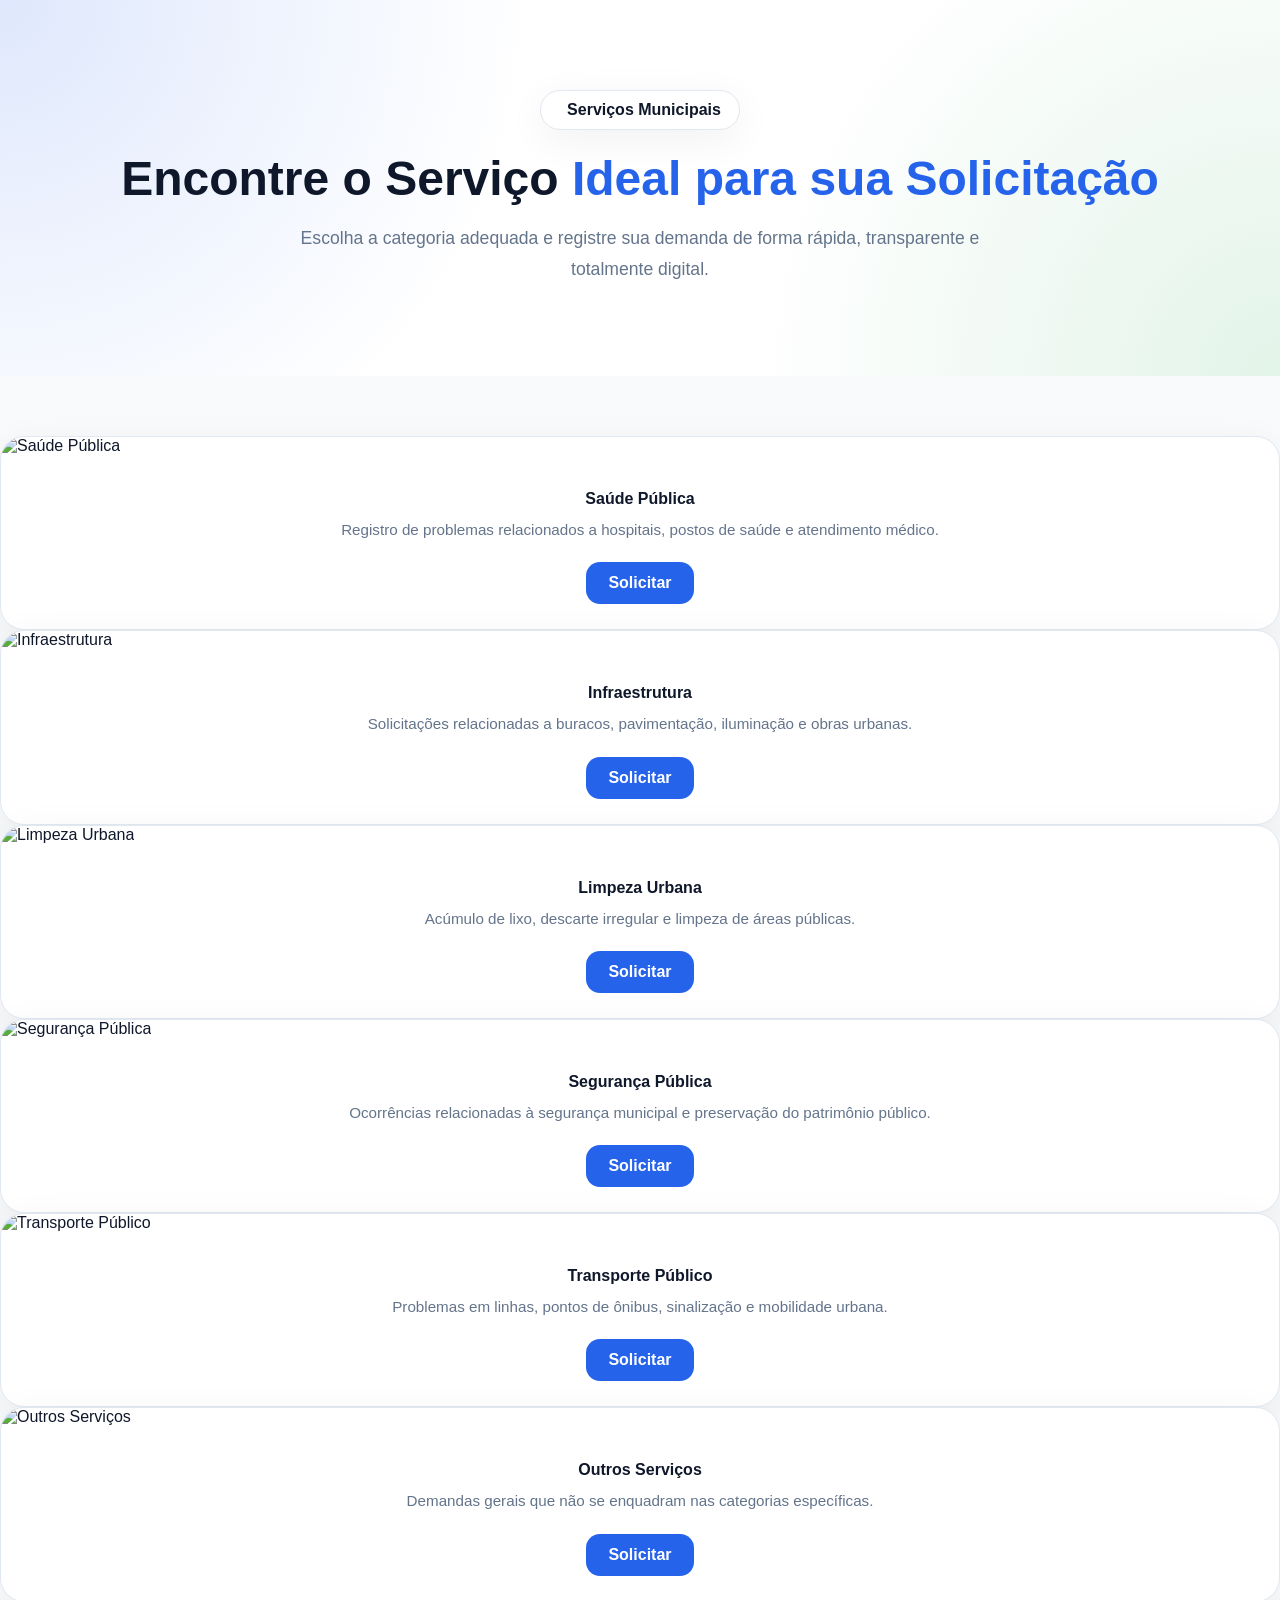
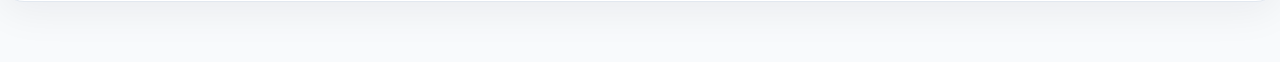
<file: src/main/resources/templates/servicos.html>
<!DOCTYPE html>
<html xmlns:th="http://www.thymeleaf.org" lang="pt-BR">

<head th:replace="fragments/head :: head('Ponto Fácil')"></head>

<style>
    :root{
        --primary:#2563eb;
        --primary-dark:#1d4ed8;
        --primary-light:#dbeafe;
        --success:#16a34a;
        --bg:#f8fafc;
        --surface:#ffffff;
        --text:#0f172a;
        --text-light:#64748b;
        --border:#e2e8f0;
        --shadow:0 10px 40px rgba(15,23,42,.06);
        --radius:24px;
    }

    *{
        margin:0;
        padding:0;
        box-sizing:border-box;
    }

    body{
        font-family:'Inter',sans-serif;
        background:var(--bg);
        color:var(--text);
    }

    /* HERO */
    .hero-section{
        padding:90px 0;
        background:
            radial-gradient(circle at top left, rgba(37,99,235,.15), transparent 40%),
            radial-gradient(circle at bottom right, rgba(22,163,74,.12), transparent 40%),
            white;
        text-align:center;
    }

    .hero-badge{
        display:inline-flex;
        align-items:center;
        gap:8px;
        padding:10px 18px;
        border-radius:999px;
        background:white;
        border:1px solid var(--border);
        font-weight:600;
        box-shadow:var(--shadow);
        margin-bottom:20px;
    }

    .hero-badge i{
        color:var(--primary);
    }

    .hero-title{
        font-size:3rem;
        font-weight:800;
        line-height:1.2;
    }

    .hero-title span{
        color:var(--primary);
    }

    .hero-subtitle{
        color:var(--text-light);
        max-width:750px;
        margin:15px auto 0;
        font-size:1.1rem;
        line-height:1.8;
    }

    /* SERVICES */
    .services-section{
        padding:60px 0;
    }

    .service-card{
        background:white;
        border-radius:24px;
        overflow:hidden;
        border:1px solid var(--border);
        box-shadow:var(--shadow);
        transition:.3s;
        height:100%;
    }

    .service-card:hover{
        transform:translateY(-8px);
    }

    .service-image img{
        width:100%;
        height:220px;
        object-fit:cover;
    }

    .service-body{
        padding:25px;
        text-align:center;
    }

    .service-icon{
        font-size:2rem;
        color:var(--success);
        margin-bottom:10px;
    }

    .service-body h4{
        font-weight:800;
        margin-bottom:10px;
    }

    .service-body p{
        color:var(--text-light);
        font-size:.95rem;
        line-height:1.6;
        margin-bottom:20px;
    }

    .btn-primary-modern{
        background:var(--primary);
        color:white;
        border:none;
        padding:12px 22px;
        border-radius:14px;
        font-weight:600;
        transition:.3s;
        text-decoration:none;
        display:inline-block;
    }

    .btn-primary-modern:hover{
        background:var(--primary-dark);
        transform:translateY(-2px);
        color:white;
    }

    /* STATS */
    .stats-section{
        padding:60px 0;
        background:white;
    }

    .stat-card{
        text-align:center;
        padding:30px;
        border-radius:20px;
        border:1px solid var(--border);
        box-shadow:var(--shadow);
        background:var(--surface);
        transition:.3s;
    }

    .stat-card:hover{
        transform:translateY(-5px);
    }

    .stat-card i{
        font-size:2.5rem;
        color:var(--success);
        margin-bottom:10px;
    }

    .stat-card h2{
        font-weight:800;
        color:var(--primary);
    }

    .stat-card p{
        color:var(--text-light);
    }

    /* =========================
           FOOTER
        ========================= */

        .footer {
            background: #0f172a;
            color: #cbd5e1;
            padding: 70px 0 30px;
        }

        .footer-logo {
            color: white;
            margin-bottom: 20px;
        }

        .footer-logo i {
            color: #60a5fa;
        }

        .footer h5 {
            color: white;
            margin-bottom: 20px;
        }

        .footer-links {
            list-style: none;
            padding: 0;
        }

        .footer-links li {
            margin-bottom: 10px;
        }

        .footer-links a {
            color: #cbd5e1;
            text-decoration: none;
            transition: .3s;
        }

        .footer-links a:hover {
            color: white;
        }

        .footer hr {
            border-color: #334155;
            margin: 40px 0 20px;
        }


    /* RESPONSIVO */
    @media(max-width:992px){
        .hero-title{
            font-size:2.2rem;
        }

        .search-card{
            padding:25px;
        }
    }

    @media(max-width:768px){
        .hero-title{
            font-size:1.8rem;
        }

        .service-image img{
            height:180px;
        }
    }

</style>
<body>

<!-- Navbar -->
<nav th:replace="~{fragments/navbar_MenuLAteral :: navbar('servicos')}">
</nav>

<!-- Hero Section -->
<section class="hero-section">
    <div class="container">
        <div class="hero-badge">
            <i class="bi bi-grid-fill"></i>
            Serviços Municipais
        </div>
        <h1 class="hero-title">
            Encontre o Serviço
            <span>Ideal para sua Solicitação</span>
        </h1>
        <p class="hero-subtitle">
            Escolha a categoria adequada e registre sua demanda de forma rápida,
            transparente e totalmente digital.
        </p>
    </div>
</section>


<section class="services-section">
    <div class="container">
        <div class="row g-4">

            <!-- SAÚDE -->
            <div class="col-lg-4 col-md-6">
                <div class="service-card">
                    <div class="service-image">
                        <img th:src="@{/Images/saude.jpg}" alt="Saúde Pública">
                    </div>
                    <div class="service-body">
                        <div class="service-icon">
                            <i class="bi bi-hospital"></i>
                        </div>
                        <h4>Saúde Pública</h4>
                        <p>Registro de problemas relacionados a hospitais, postos de saúde e atendimento médico.</p>
                        <a th:href="@{/nova-solicitacao}" class="btn btn-primary-modern">
                            Solicitar
                        </a>
                    </div>
                </div>
            </div>

            <!-- INFRAESTRUTURA -->
            <div class="col-lg-4 col-md-6">
                <div class="service-card">
                    <div class="service-image">
                        <img th:src="@{/Images/infraestrutura.jpg}" alt="Infraestrutura">
                    </div>
                    <div class="service-body">
                        <div class="service-icon">
                            <i class="bi bi-cone-striped"></i>
                        </div>
                        <h4>Infraestrutura</h4>
                        <p>Solicitações relacionadas a buracos, pavimentação, iluminação e obras urbanas.</p>
                        <a th:href="@{/nova-solicitacao}" class="btn btn-primary-modern">
                            Solicitar
                        </a>
                    </div>
                </div>
            </div>

            <!-- LIMPEZA -->
            <div class="col-lg-4 col-md-6">
                <div class="service-card">
                    <div class="service-image">
                        <img th:src="@{/Images/limpeza.jpg}" alt="Limpeza Urbana">
                    </div>
                    <div class="service-body">
                        <div class="service-icon">
                            <i class="bi bi-recycle"></i>
                        </div>
                        <h4>Limpeza Urbana</h4>
                        <p>Acúmulo de lixo, descarte irregular e limpeza de áreas públicas.</p>
                        <a th:href="@{/nova-solicitacao}" class="btn btn-primary-modern">
                            Solicitar
                        </a>
                    </div>
                </div>
            </div>

            <!-- SEGURANÇA -->
            <div class="col-lg-4 col-md-6">
                <div class="service-card">
                    <div class="service-image">
                        <img th:src="@{/Images/seguranca.jpg}" alt="Segurança Pública">
                    </div>
                    <div class="service-body">
                        <div class="service-icon">
                            <i class="bi bi-shield-check"></i>
                        </div>
                        <h4>Segurança Pública</h4>
                        <p>Ocorrências relacionadas à segurança municipal e preservação do patrimônio público.</p>
                        <a th:href="@{/nova-solicitacao}" class="btn btn-primary-modern">
                            Solicitar
                        </a>
                    </div>
                </div>
            </div>

            <!-- TRANSPORTE -->
            <div class="col-lg-4 col-md-6">
                <div class="service-card">
                    <div class="service-image">
                        <img th:src="@{/Images/transporte.jpg}" alt="Transporte Público">
                    </div>
                    <div class="service-body">
                        <div class="service-icon">
                            <i class="bi bi-bus-front"></i>
                        </div>
                        <h4>Transporte Público</h4>
                        <p>Problemas em linhas, pontos de ônibus, sinalização e mobilidade urbana.</p>
                        <a th:href="@{/nova-solicitacao}" class="btn btn-primary-modern">
                            Solicitar
                        </a>
                    </div>
                </div>
            </div>

            <!-- OUTROS -->
            <div class="col-lg-4 col-md-6">
                <div class="service-card">
                    <div class="service-image">
                        <img th:src="@{/Images/outros.jpg}" alt="Outros Serviços">
                    </div>
                    <div class="service-body">
                        <div class="service-icon">
                            <i class="bi bi-grid"></i>
                        </div>
                        <h4>Outros Serviços</h4>
                        <p>Demandas gerais que não se enquadram nas categorias específicas.</p>
                        <a th:href="@{/nova-solicitacao}" class="btn btn-primary-modern">
                            Solicitar
                        </a>
                    </div>
                </div>
            </div>

        </div>
    </div>
</section>


<!-- FOOTER -->
<div th:replace="~{fragments/footer :: footer}"></div>


<script src="https://cdn.jsdelivr.net/npm/bootstrap@5.3.7/dist/js/bootstrap.bundle.min.js"></script>
</body>
</html>
</file>
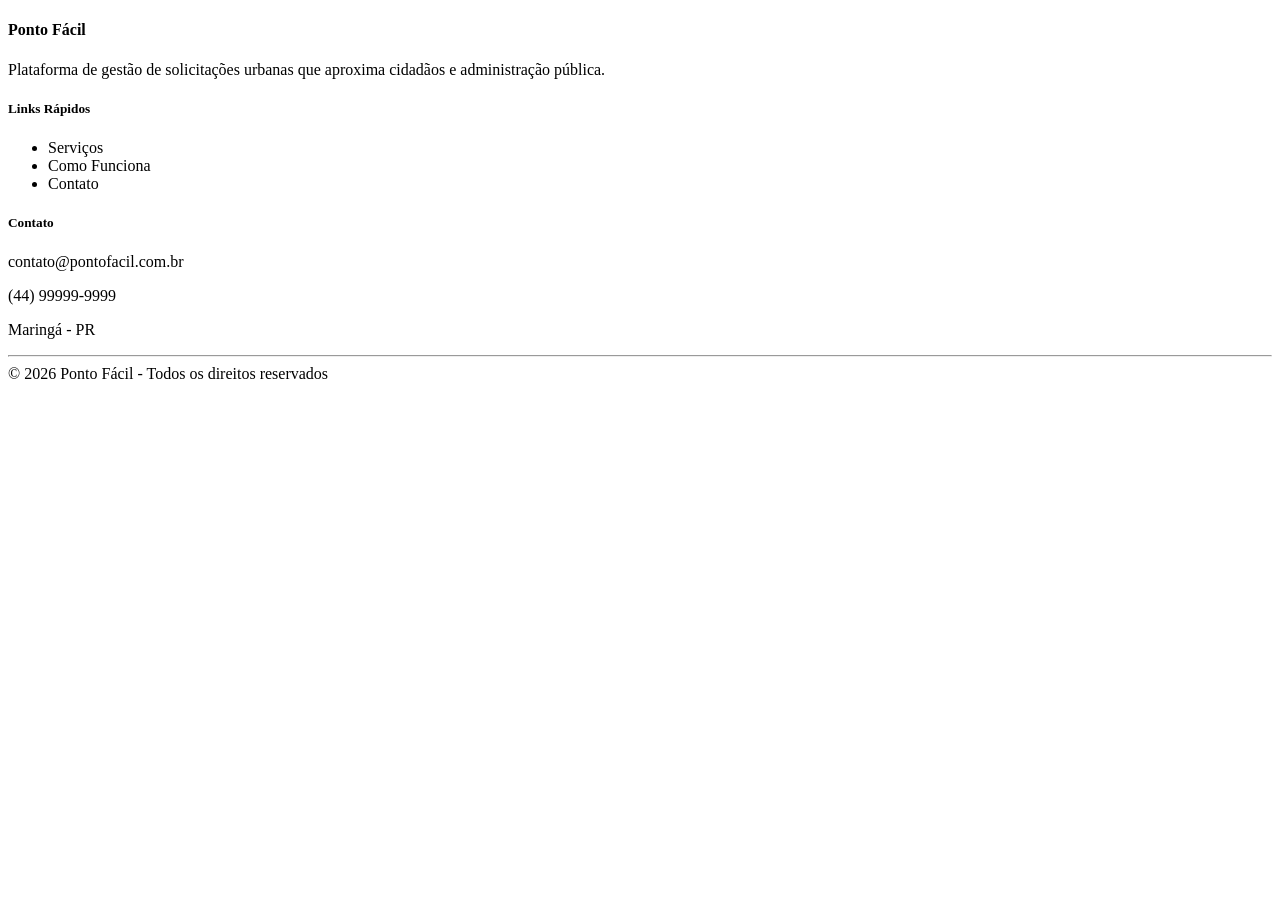
<file: src/main/resources/templates/fragments/footer.html>
<!DOCTYPE html>
<html xmlns:th="http://www.thymeleaf.org">
<body>

<footer th:fragment="footer" class="footer">
    <div class="container">
        <div class="row">
            <div class="col-lg-4">
                <h4 class="footer-logo">
                    <i class="bi bi-geo-alt-fill"></i> Ponto Fácil
                </h4>
                <p>
                    Plataforma de gestão de solicitações urbanas que aproxima
                    cidadãos e administração pública.
                </p>
            </div>

            <div class="col-lg-4">
                <h5>Links Rápidos</h5>
                <ul class="footer-links">
                    <li><a th:href="@{/servicos}">Serviços</a></li>
                    <li><a th:href="@{/como-funciona}">Como Funciona</a></li>
                    <li><a th:href="@{/contato}">Contato</a></li>
                </ul>
            </div>

            <div class="col-lg-4">
                <h5>Contato</h5>
                <p>
                    <i class="bi bi-envelope-fill"></i>
                    contato@pontofacil.com.br
                </p>
                <p>
                    <i class="bi bi-telephone-fill"></i>
                    (44) 99999-9999
                </p>
                <p>
                    <i class="bi bi-geo-alt-fill"></i>
                    Maringá - PR
                </p>
            </div>
        </div>

        <hr>

        <div class="text-center">
            © 2026 Ponto Fácil - Todos os direitos reservados
        </div>
    </div>
</footer>

</body>
</html>
</file>
